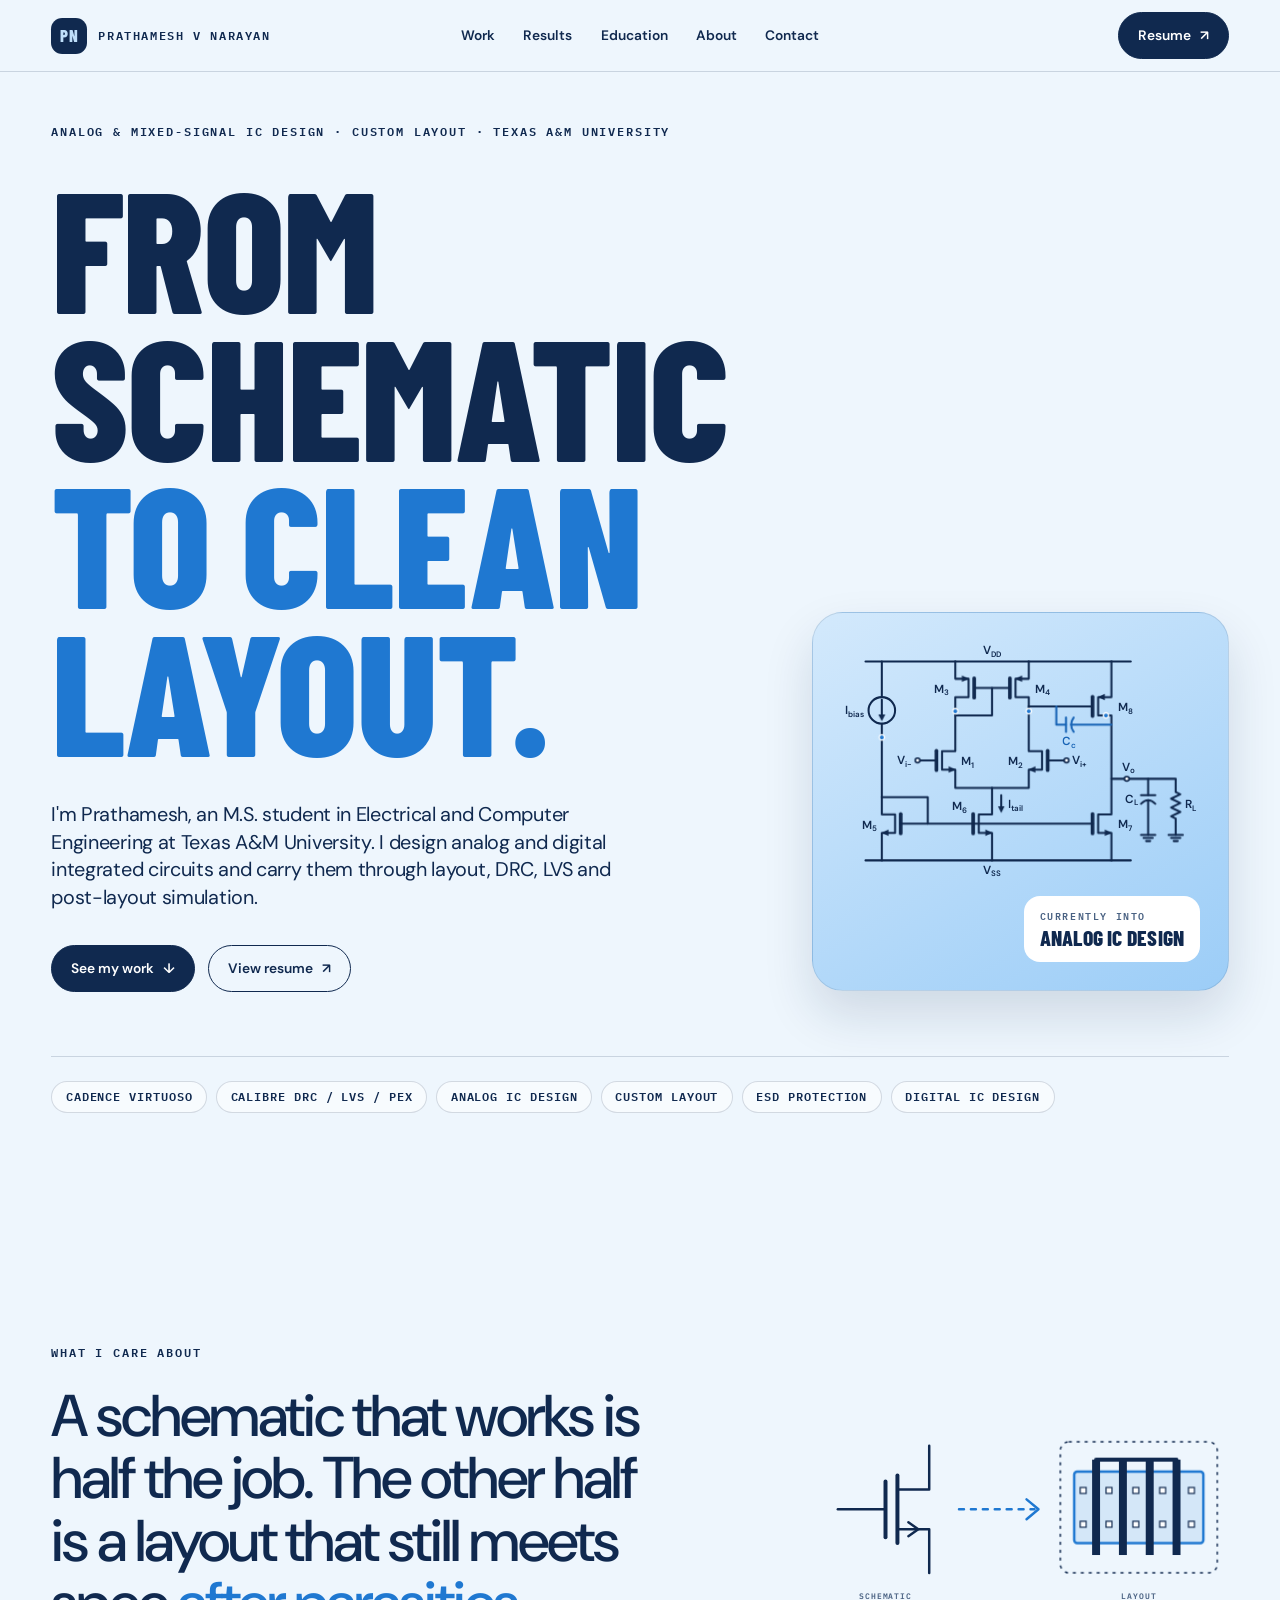
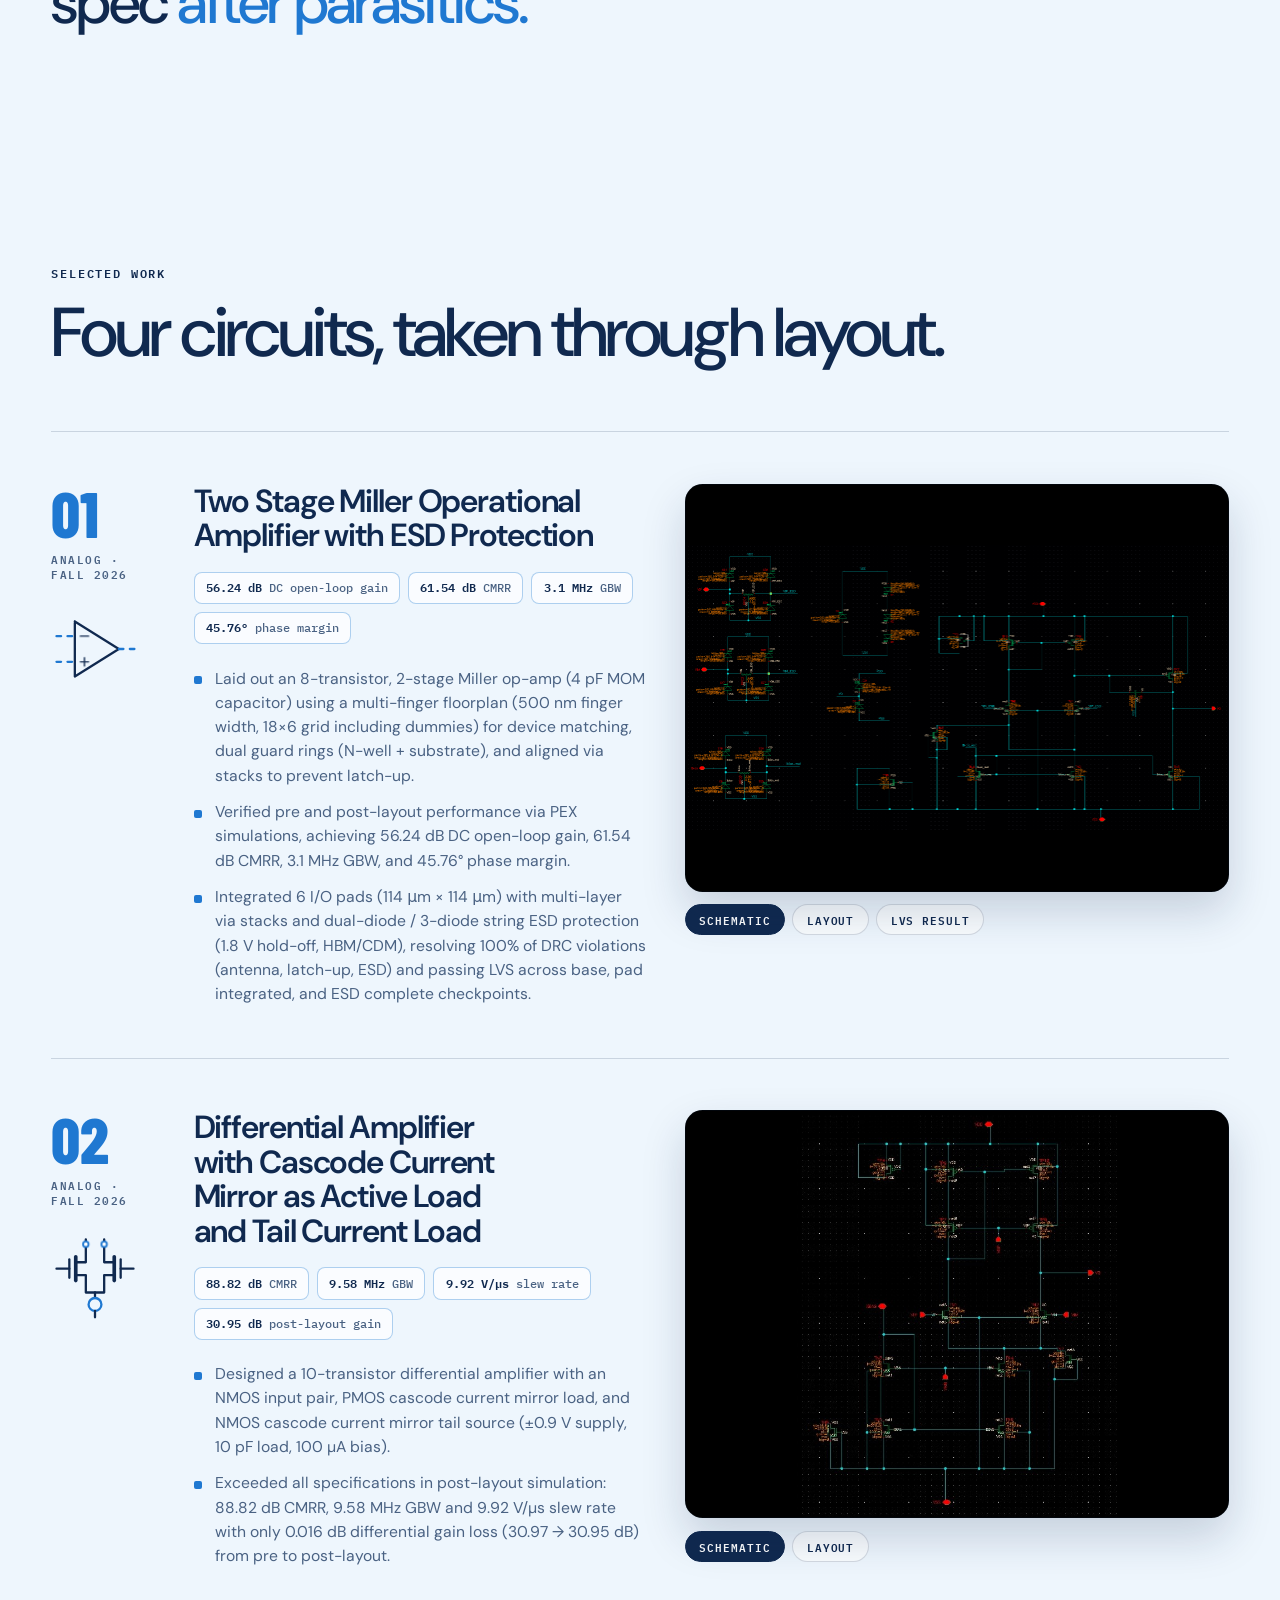
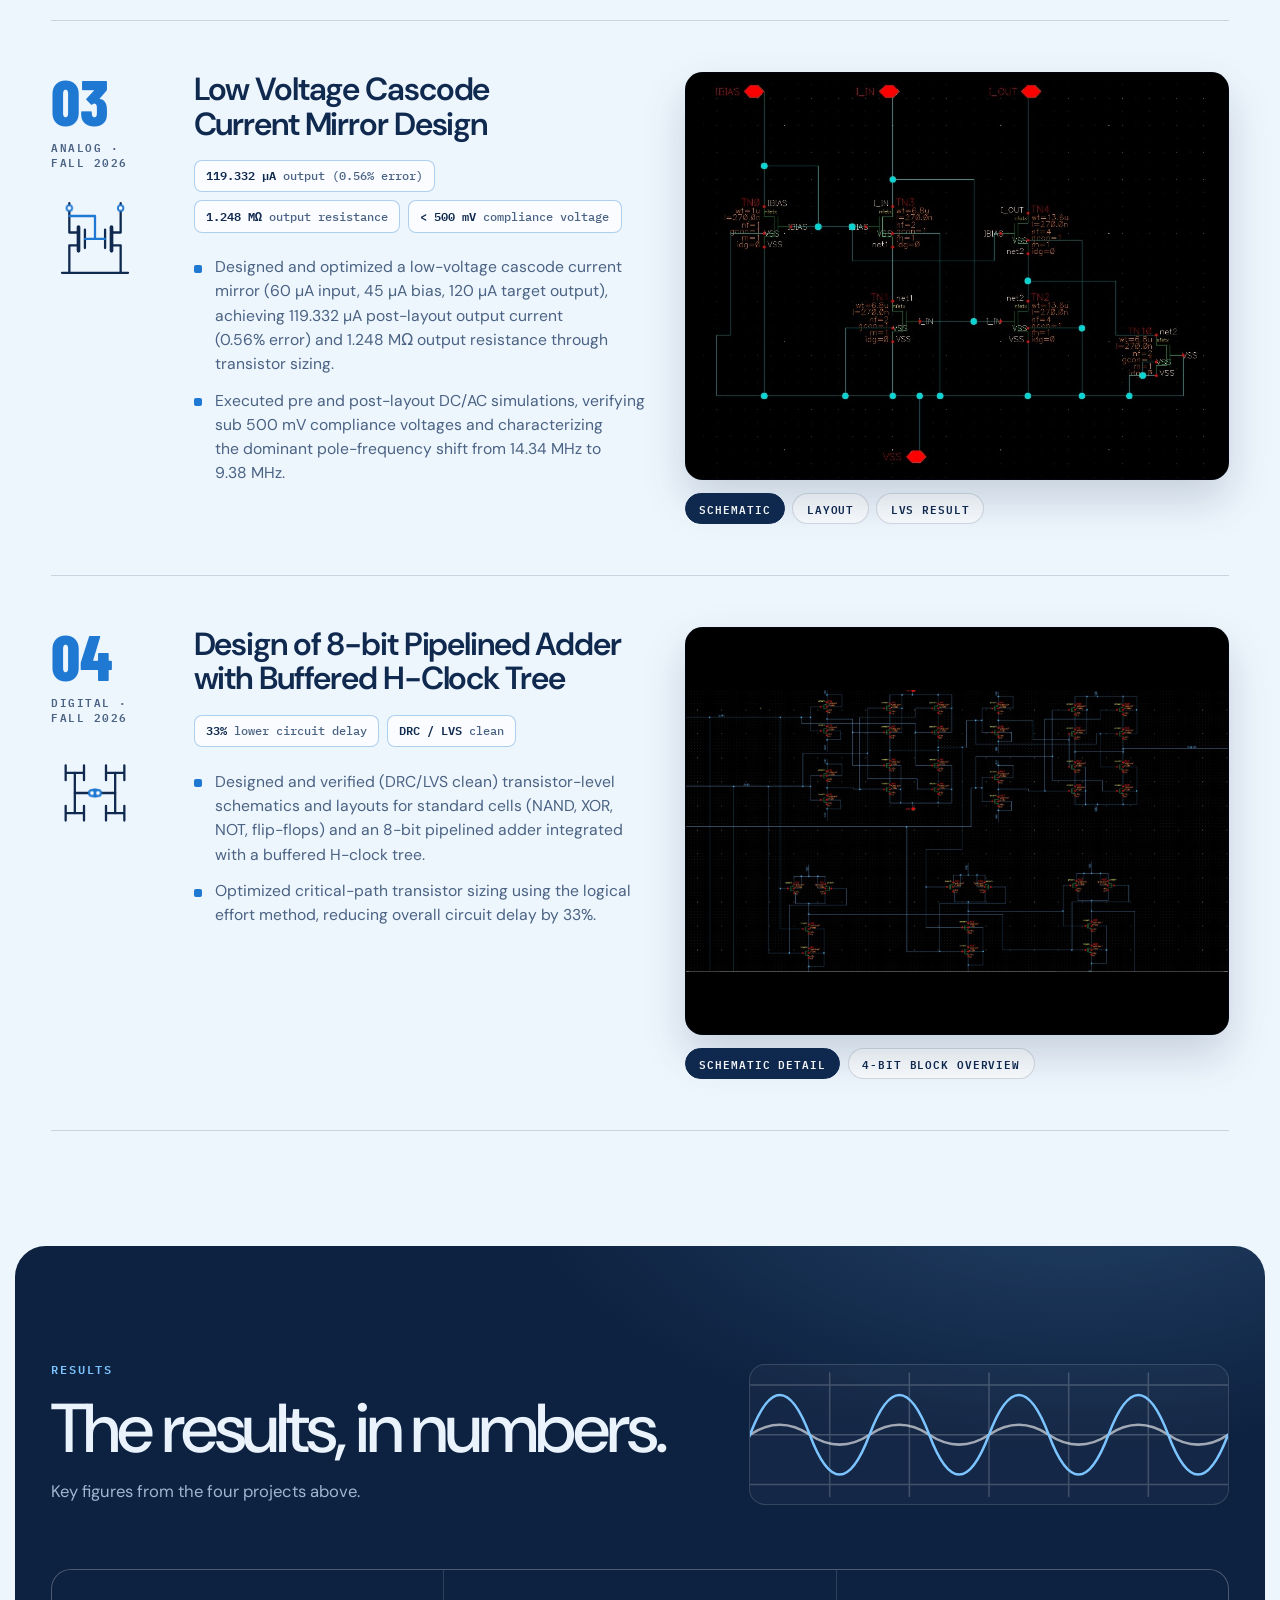
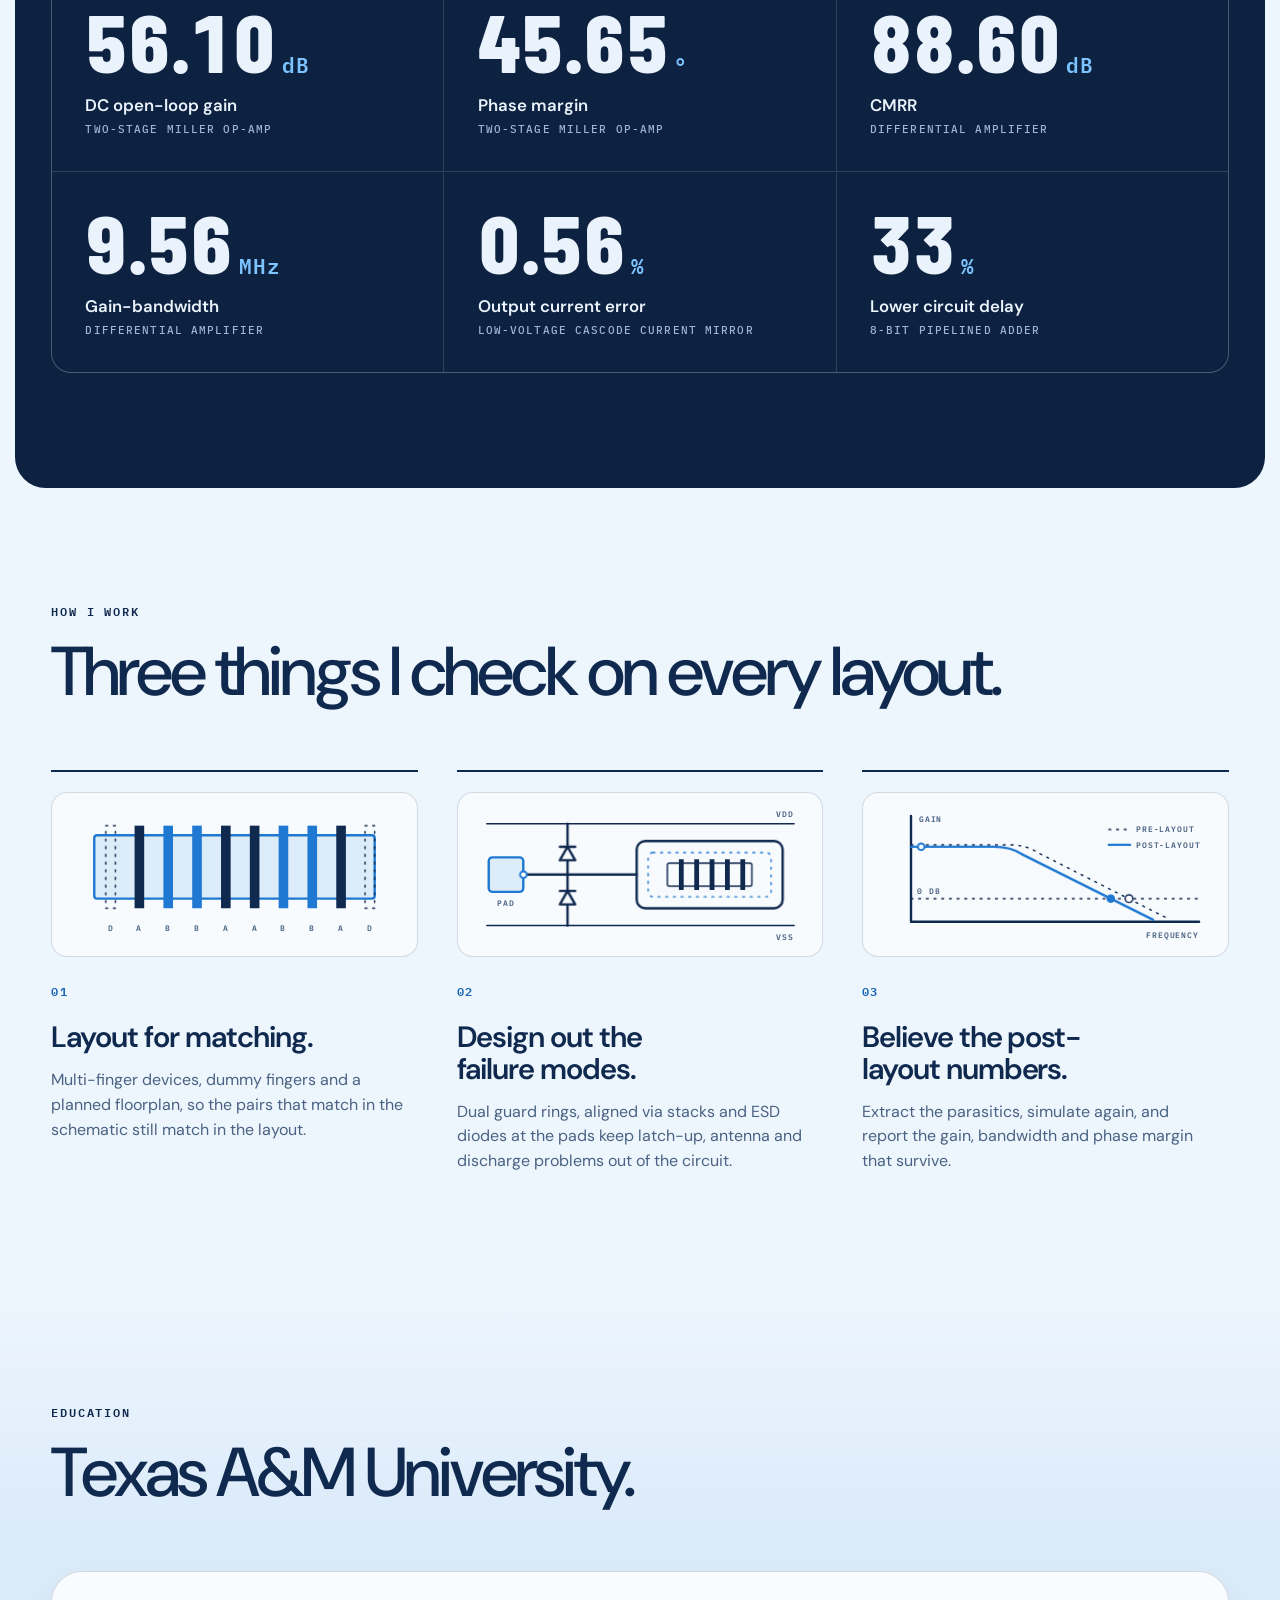
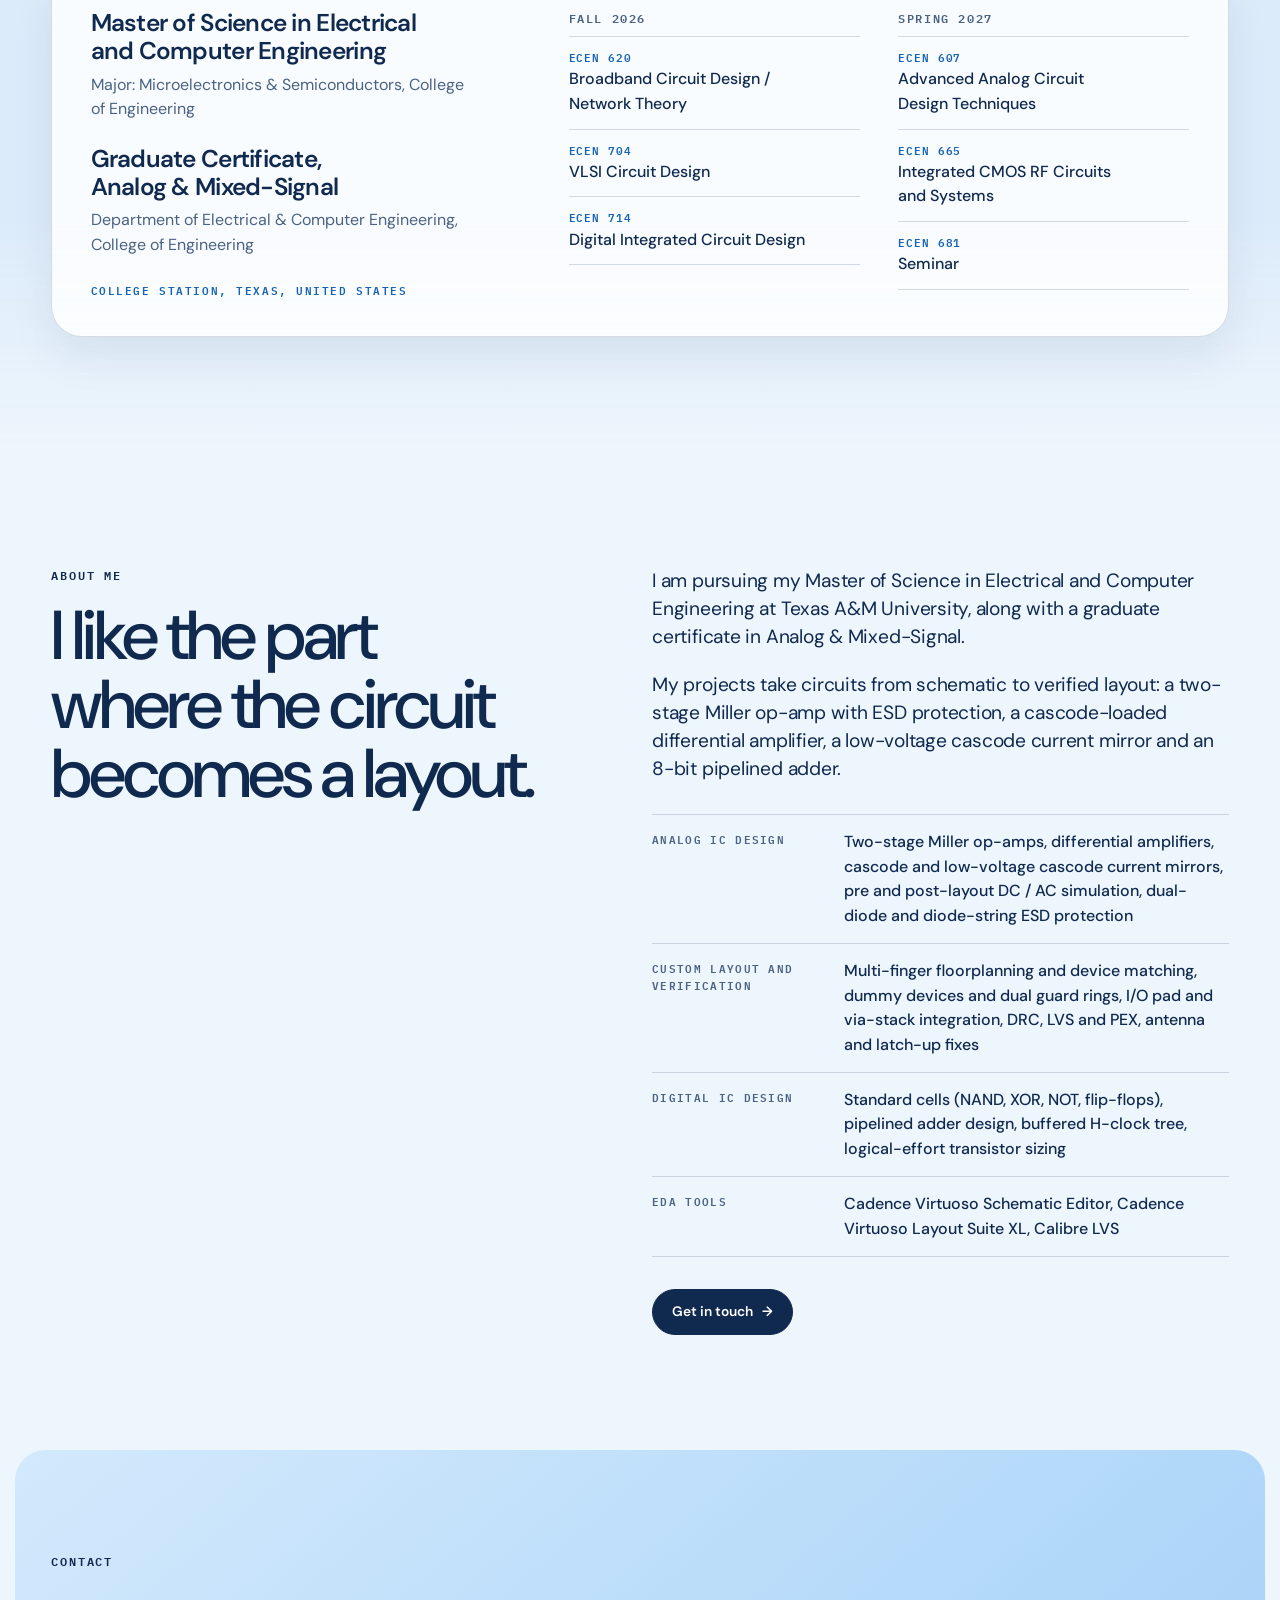
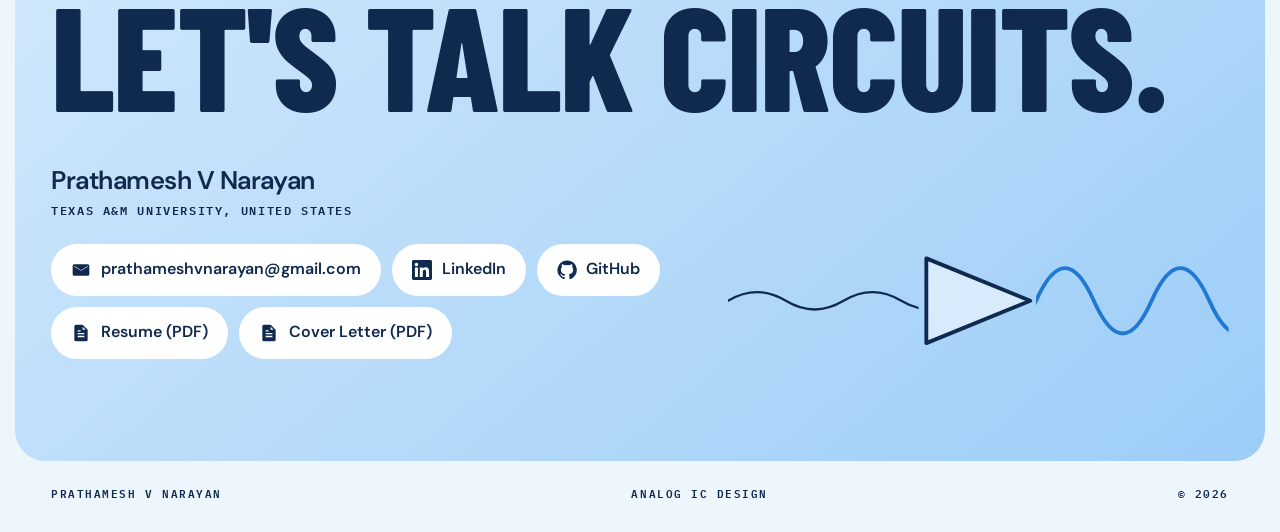
<file: index.html>
<!doctype html>
<html lang="en">
<head>
  <meta charset="utf-8">
  <meta name="viewport" content="width=device-width, initial-scale=1">
  <title>Prathamesh V Narayan | Analog IC Design</title>
  <meta name="description" content="Portfolio of Prathamesh V Narayan, M.S. student in Electrical and Computer Engineering at Texas A&amp;M University: analog and digital IC design projects from schematic to verified layout.">
  <meta name="theme-color" content="#eef6fd">
  <meta property="og:type" content="website">
  <meta property="og:title" content="Prathamesh V Narayan | Analog IC Design">
  <meta property="og:description" content="Analog and digital IC design projects: op-amps, current mirrors, differential amplifiers and a pipelined adder, from schematic to verified layout.">
  <meta property="og:url" content="https://aggu-1507.github.io/">
  <meta property="og:image" content="https://aggu-1507.github.io/opamp-layout.png">
  <link rel="icon" href="data:image/svg+xml,%3Csvg xmlns='http://www.w3.org/2000/svg' viewBox='0 0 64 64'%3E%3Crect width='64' height='64' rx='12' fill='%2310294f'/%3E%3Cpath d='M14 46V18h12a9 9 0 0 1 0 18H14M36 46V18l14 28V18' fill='none' stroke='%23bfdffa' stroke-width='5' stroke-linecap='round' stroke-linejoin='round'/%3E%3C/svg%3E">
  <link rel="preconnect" href="https://fonts.googleapis.com">
  <link rel="preconnect" href="https://fonts.gstatic.com" crossorigin>
  <link rel="stylesheet" href="https://fonts.googleapis.com/css2?family=Barlow+Condensed:wght@700;800&amp;family=DM+Sans:opsz,wght@9..40,400;9..40,500;9..40,600&amp;family=IBM+Plex+Mono:wght@500;600&amp;display=swap">
  <link rel="stylesheet" href="styles.css">
  <script>document.documentElement.classList.add('js');</script>
</head>
<body>
  <a class="skip-link" href="#main">Skip to content</a>

  <header class="site-header">
    <a class="brand" href="#top" aria-label="Prathamesh V Narayan, back to top">
      <span class="brand-mark" aria-hidden="true">PN</span>
      <span class="brand-name">Prathamesh V Narayan</span>
    </a>
    <nav class="site-nav" id="site-nav" aria-label="Primary">
      <a href="#work">Work</a>
      <a href="#results">Results</a>
      <a href="#education">Education</a>
      <a href="#about">About</a>
      <a href="#contact">Contact</a>
    </nav>
    <div class="header-actions">
      <a class="pill pill-dark" href="Prathamesh_V_Narayan_Resume.pdf" target="_blank" rel="noopener">Resume <span aria-hidden="true">&nearr;</span></a>
      <button class="menu-toggle" id="menu-toggle" type="button" aria-expanded="false" aria-controls="site-nav" aria-label="Menu">
        <span></span><span></span><span></span>
      </button>
    </div>
    <span class="progress" id="progress" aria-hidden="true"></span>
  </header>

  <main id="main">
    <section class="hero pad" id="top">
      <p class="eyebrow">Analog &amp; mixed-signal IC design &middot; Custom layout &middot; Texas A&amp;M University</p>
      <div class="hero-grid">
        <div class="hero-copy">
          <h1 class="display">
            <span class="line">From</span>
            <span class="line">schematic</span>
            <span class="line accent">to clean</span>
            <span class="line accent">layout.</span>
          </h1>
          <p class="lede">I'm Prathamesh, an M.S. student in Electrical and Computer Engineering at Texas A&amp;M University. I design analog and digital integrated circuits and carry them through layout, DRC, LVS and post-layout simulation.</p>
          <div class="hero-actions">
            <a class="pill pill-dark" href="#work">See my work <span aria-hidden="true">&darr;</span></a>
            <a class="pill pill-line" href="Prathamesh_V_Narayan_Resume.pdf" target="_blank" rel="noopener">View resume <span aria-hidden="true">&nearr;</span></a>
          </div>
        </div>

        <aside class="hero-card">
          <svg class="art opamp" viewBox="-14 0 352 234" role="img" aria-label="Schematic of a two-stage Miller operational amplifier" focusable="false">
            <g class="opamp-rails">
              <path class="k draw" pathLength="1" d="M10 20H270" style="--d: 0.5s"/>
              <path class="k draw" pathLength="1" d="M10 215H270" style="--d: 0.5s"/>
              <text class="sch-label fade" x="134" y="13" text-anchor="middle" style="--d: 1s">V<tspan class="sub" dy="2.6">DD</tspan></text>
              <text class="sch-label fade" x="134" y="228" text-anchor="middle" style="--d: 1s">V<tspan class="sub" dy="2.6">SS</tspan></text>
            </g>
            <g class="opamp-bias">
              <path class="k draw" pathLength="1" d="M26 20V55" style="--d: 0.9s"/>
              <path class="k draw" pathLength="1" d="M26 55A13 13 0 0 1 26 81A13 13 0 0 1 26 55" style="--d: 1s"/>
              <path class="k draw" pathLength="1" d="M26 57.5V73" style="--d: 1.3s"/>
              <path class="fk pop" d="M26 78.5L22.6 72H29.4Z" style="--d: 1.6s"/>
              <path class="k draw" pathLength="1" d="M26 81V170H39V188H26V215" style="--d: 1.3s"/>
              <path class="k thick draw" pathLength="1" d="M44.5 169.5V188.5" style="--d: 1.6s"/>
              <path class="fk pop" d="M26 188L32.5 184.8V191.2Z" style="--d: 1.9s"/>
              <path class="k draw" pathLength="1" d="M26 153H71V179" style="--d: 1.7s"/>
              <text class="sch-label fade" x="9" y="71.5" text-anchor="end" style="--d: 1.5s">I<tspan class="sub" dy="2.6">bias</tspan></text>
              <text class="sch-label fade" x="21" y="184" text-anchor="end" style="--d: 1.9s">M<tspan class="sub" dy="2.6">5</tspan></text>
            </g>
            <g class="opamp-first-stage">
              <path class="k draw" pathLength="1" d="M98 20V37H111V55H98V108H85V126H98V144H134" style="--d: 1.5s"/>
              <path class="k draw" pathLength="1" d="M170 20V37H157V55H170V108H183V126H170V144H134" style="--d: 1.5s"/>
              <path class="k thick draw" pathLength="1" d="M116.5 36.5V55.5" style="--d: 1.8s"/>
              <path class="k thick draw" pathLength="1" d="M151.5 36.5V55.5" style="--d: 1.8s"/>
              <path class="k draw" pathLength="1" d="M116.5 46H151.5" style="--d: 2s"/>
              <path class="k draw" pathLength="1" d="M98 73H134V46" style="--d: 2s"/>
              <path class="k thick draw" pathLength="1" d="M79.5 107.5V126.5" style="--d: 2s"/>
              <path class="k thick draw" pathLength="1" d="M188.5 107.5V126.5" style="--d: 2s"/>
              <path class="k draw" pathLength="1" d="M61 117H79.5" style="--d: 2.2s"/>
              <path class="k draw" pathLength="1" d="M207 117H188.5" style="--d: 2.2s"/>
              <path class="k draw" pathLength="1" d="M134 144V170H121V188H134V215" style="--d: 2.2s"/>
              <path class="k thick draw" pathLength="1" d="M115.5 169.5V188.5" style="--d: 2.4s"/>
              <path class="k draw" pathLength="1" d="M44.5 179H232.5" style="--d: 2.5s"/>
              <path class="k draw" pathLength="1" d="M143 151V163" style="--d: 2.6s"/>
              <path class="fk pop" d="M143 168.5L139.8 162H146.2Z" style="--d: 2.8s"/>
              <path class="fk pop" d="M111 37L104.5 33.8V40.2Z" style="--d: 2.1s"/>
              <path class="fk pop" d="M157 37L163.5 33.8V40.2Z" style="--d: 2.1s"/>
              <path class="fk pop" d="M98 126L91.5 122.8V129.2Z" style="--d: 2.3s"/>
              <path class="fk pop" d="M170 126L176.5 122.8V129.2Z" style="--d: 2.3s"/>
              <path class="fk pop" d="M134 188L127.5 184.8V191.2Z" style="--d: 2.7s"/>
              <circle class="mark pop" cx="61" cy="117" r="2.3" style="--d: 2.4s"/>
              <circle class="mark pop" cx="207" cy="117" r="2.3" style="--d: 2.4s"/>
              <text class="sch-label fade" x="92" y="50.5" text-anchor="end" style="--d: 2.1s">M<tspan class="sub" dy="2.6">3</tspan></text>
              <text class="sch-label fade" x="176" y="50.5" style="--d: 2.1s">M<tspan class="sub" dy="2.6">4</tspan></text>
              <text class="sch-label fade" x="104" y="121.5" style="--d: 2.3s">M<tspan class="sub" dy="2.6">1</tspan></text>
              <text class="sch-label fade" x="164" y="121.5" text-anchor="end" style="--d: 2.3s">M<tspan class="sub" dy="2.6">2</tspan></text>
              <text class="sch-label fade" x="56" y="121" text-anchor="end" style="--d: 2.5s">V<tspan class="sub" dy="2.6">i&minus;</tspan></text>
              <text class="sch-label fade" x="212" y="121" style="--d: 2.5s">V<tspan class="sub" dy="2.6">i+</tspan></text>
              <text class="sch-label fade" x="109" y="166" text-anchor="end" style="--d: 2.7s">M<tspan class="sub" dy="2.6">6</tspan></text>
              <text class="sch-label fade" x="150" y="164" style="--d: 2.8s">I<tspan class="sub" dy="2.6">tail</tspan></text>
            </g>
            <g class="opamp-second-stage">
              <path class="k draw" pathLength="1" d="M170 64H232.5" style="--d: 2.7s"/>
              <path class="k thick draw" pathLength="1" d="M232.5 54.5V73.5" style="--d: 2.9s"/>
              <path class="k thick draw" pathLength="1" d="M232.5 169.5V188.5" style="--d: 2.9s"/>
              <path class="k draw" pathLength="1" d="M251 20V55H238V73H251V170H238V188H251V215" style="--d: 2.9s"/>
              <path class="a draw" pathLength="1" d="M197 64V82H206.5" style="--d: 3.1s"/>
              <path class="a draw" pathLength="1" d="M206.5 75V89" style="--d: 3.3s"/>
              <path class="a draw" pathLength="1" d="M214 75Q209 82 214 89" style="--d: 3.3s"/>
              <path class="a draw" pathLength="1" d="M211.5 82H251" style="--d: 3.4s"/>
              <path class="k draw" pathLength="1" d="M251 135H314V148L318.5 150.2L309.5 154.5L318.5 158.8L309.5 163.2L318.5 167.5L309.5 171.8L314 174V190" style="--d: 3.3s"/>
              <path class="k draw" pathLength="1" d="M287 135V151" style="--d: 3.5s"/>
              <path class="k draw" pathLength="1" d="M280 151H294" style="--d: 3.6s"/>
              <path class="k draw" pathLength="1" d="M280 159.5Q287 152.5 294 159.5" style="--d: 3.6s"/>
              <path class="k draw" pathLength="1" d="M287 156V190" style="--d: 3.7s"/>
              <path class="k draw" pathLength="1" d="M280 190H294M282.5 193H291.5M285 196H289" style="--d: 3.9s"/>
              <path class="k draw" pathLength="1" d="M307 190H321M309.5 193H318.5M312 196H316" style="--d: 3.9s"/>
              <path class="fk pop" d="M238 55L244.5 51.8V58.2Z" style="--d: 3.3s"/>
              <path class="fk pop" d="M251 188L244.5 184.8V191.2Z" style="--d: 3.5s"/>
              <circle class="mark pop" cx="266" cy="135" r="2.3" style="--d: 3.6s"/>
              <text class="sch-label fade" x="257" y="68.5" style="--d: 3.3s">M<tspan class="sub" dy="2.6">8</tspan></text>
              <text class="sch-label fade" x="257" y="183.5" style="--d: 3.5s">M<tspan class="sub" dy="2.6">7</tspan></text>
              <text class="sch-label accent fade" x="203" y="102" style="--d: 3.5s">C<tspan class="sub" dy="2.6">c</tspan></text>
              <text class="sch-label fade" x="261" y="127" style="--d: 3.7s">V<tspan class="sub" dy="2.6">o</tspan></text>
              <text class="sch-label fade" x="277" y="158.5" text-anchor="end" style="--d: 3.8s">C<tspan class="sub" dy="2.6">L</tspan></text>
              <text class="sch-label fade" x="323" y="164" style="--d: 3.8s">R<tspan class="sub" dy="2.6">L</tspan></text>
            </g>
            <g class="runner">
              <circle class="dot" r="2.6">
                <animateMotion dur="4.6s" repeatCount="indefinite" path="M26 20V170H39V188H26V215"/>
                <animate attributeName="opacity" dur="4.6s" repeatCount="indefinite" values="0;1;1;0" keyTimes="0;0.06;0.92;1"/>
              </circle>
              <circle class="dot" r="2.6">
                <animateMotion dur="6.4s" repeatCount="indefinite" path="M98 20V37H111V55H98V108H85V126H98V144H134V170H121V188H134V215"/>
                <animate attributeName="opacity" dur="6.4s" repeatCount="indefinite" values="0;1;1;0" keyTimes="0;0.06;0.92;1"/>
              </circle>
              <circle class="dot" r="2.6">
                <animateMotion dur="6.4s" repeatCount="indefinite" path="M170 20V37H157V55H170V108H183V126H170V144H134V170H121V188H134V215"/>
                <animate attributeName="opacity" dur="6.4s" repeatCount="indefinite" values="0;1;1;0" keyTimes="0;0.06;0.92;1"/>
              </circle>
              <circle class="dot" r="2.6">
                <animateMotion dur="5.2s" repeatCount="indefinite" path="M251 20V55H238V73H251V170H238V188H251V215"/>
                <animate attributeName="opacity" dur="5.2s" repeatCount="indefinite" values="0;1;1;0" keyTimes="0;0.06;0.92;1"/>
              </circle>
            </g>
          </svg>
          <p class="hero-tag">
            <span class="hero-tag-label">Currently into</span>
            <span class="hero-tag-value">Analog IC design</span>
          </p>
        </aside>
      </div>
      <ul class="strip" aria-label="Core skills">
        <li>Cadence Virtuoso</li>
        <li>Calibre DRC / LVS / PEX</li>
        <li>Analog IC design</li>
        <li>Custom layout</li>
        <li>ESD protection</li>
        <li>Digital IC design</li>
      </ul>
    </section>

    <section class="statement pad" aria-label="What I care about">
      <p class="eyebrow">What I care about</p>
      <div class="statement-grid">
        <p class="statement-text reveal">A schematic that works is half the job. The other half is a layout that still meets spec <em>after parasitics.</em></p>
        <svg class="art statement-art" viewBox="0 0 420 200" aria-hidden="true" focusable="false">
          <path class="k draw" pathLength="1" d="M26 100H74"/>
          <path class="k thick draw" pathLength="1" d="M74 72V128" style="--d: 0.15s"/>
          <path class="k thick draw" pathLength="1" d="M86 66V134" style="--d: 0.3s"/>
          <path class="k draw" pathLength="1" d="M86 80H118V36" style="--d: 0.45s"/>
          <path class="k draw" pathLength="1" d="M86 120H118V164" style="--d: 0.6s"/>
          <path class="k draw" pathLength="1" d="M97 113l10 7-10 7" style="--d: 0.9s"/>
          <text class="art-label fade" x="74" y="190" text-anchor="middle" style="--d: 1s">Schematic</text>
          <path class="a flow" d="M148 100H224"/>
          <path class="a draw" pathLength="1" d="M216 90l12 10-12 10" style="--d: 1s"/>
          <rect class="k thin dash fade" x="250" y="32" width="158" height="132" rx="9" style="--d: 1.2s"/>
          <rect class="a soft draw" pathLength="1" x="264" y="62" width="130" height="72" rx="3" style="--d: 1.4s"/>
          <rect class="fk grow" x="282" y="50" width="8" height="96" style="--d: 1.8s"/>
          <rect class="fk grow" x="309" y="50" width="8" height="96" style="--d: 1.9s"/>
          <rect class="fk grow" x="336" y="50" width="8" height="96" style="--d: 2s"/>
          <rect class="fk grow" x="363" y="50" width="8" height="96" style="--d: 2.1s"/>
          <path class="k thick draw" pathLength="1" d="M286 50H367" style="--d: 2.3s"/>
          <g class="contacts">
            <rect class="pop" x="270" y="78" width="6" height="6" style="--d: 2.5s"/>
            <rect class="pop" x="296" y="78" width="6" height="6" style="--d: 2.54s"/>
            <rect class="pop" x="323" y="78" width="6" height="6" style="--d: 2.58s"/>
            <rect class="pop" x="350" y="78" width="6" height="6" style="--d: 2.62s"/>
            <rect class="pop" x="379" y="78" width="6" height="6" style="--d: 2.66s"/>
            <rect class="pop" x="270" y="112" width="6" height="6" style="--d: 2.7s"/>
            <rect class="pop" x="296" y="112" width="6" height="6" style="--d: 2.74s"/>
            <rect class="pop" x="323" y="112" width="6" height="6" style="--d: 2.78s"/>
            <rect class="pop" x="350" y="112" width="6" height="6" style="--d: 2.82s"/>
            <rect class="pop" x="379" y="112" width="6" height="6" style="--d: 2.86s"/>
          </g>
          <text class="art-label fade" x="329" y="190" text-anchor="middle" style="--d: 2.6s">Layout</text>
        </svg>
      </div>
    </section>

    <section class="work pad" id="work" aria-labelledby="work-title">
      <div class="section-head">
        <p class="eyebrow">Selected work</p>
        <h2 class="section-title" id="work-title">Four circuits, taken through layout.</h2>
      </div>

      <article class="project reveal">
        <div class="project-meta">
          <span class="project-num">01</span>
          <span class="project-kind">Analog &middot; Fall 2026</span>
          <svg class="art glyph" viewBox="0 0 96 96" aria-hidden="true" focusable="false">
            <path class="k draw" pathLength="1" d="M26 18V78L74 48Z"/>
            <path class="k thin fade" d="M32 34h9M32 62h9M36.5 57.5v9" style="--d: 0.9s"/>
            <path class="a flow" d="M6 34H26"/>
            <path class="a flow" d="M6 62H26"/>
            <path class="a flow" d="M74 48H92"/>
          </svg>
        </div>
        <div class="project-body">
          <h3>Two Stage Miller Operational Amplifier with ESD Protection</h3>
          <ul class="metrics" aria-label="Key results">
            <li><strong>56.24 dB</strong> DC open-loop gain</li>
            <li><strong>61.54 dB</strong> CMRR</li>
            <li><strong>3.1 MHz</strong> GBW</li>
            <li><strong>45.76°</strong> phase margin</li>
          </ul>
          <ul class="points">
            <li>Laid out an 8-transistor, 2-stage Miller op-amp (4 pF MOM capacitor) using a multi-finger floorplan (500 nm finger width, 18×6 grid including dummies) for device matching, dual guard rings (N-well + substrate), and aligned via stacks to prevent latch-up.</li>
            <li>Verified pre and post-layout performance via PEX simulations, achieving 56.24 dB DC open-loop gain, 61.54 dB CMRR, 3.1 MHz GBW, and 45.76° phase margin.</li>
            <li>Integrated 6 I/O pads (114 μm × 114 μm) with multi-layer via stacks and dual-diode / 3-diode string ESD protection (1.8 V hold-off, HBM/CDM), resolving 100% of DRC violations (antenna, latch-up, ESD) and passing LVS across base, pad integrated, and ESD complete checkpoints.</li>
          </ul>
        </div>
        <div class="viewer" data-viewer>
          <div class="viewer-stage">
            <a class="slide zoom is-active" href="opamp-schematic.png" data-caption="Two-stage Miller op-amp: schematic with ESD protection">
              <img src="opamp-schematic.png" width="2170" height="1140" alt="Schematic of the two-stage Miller op-amp with ESD diode networks on the input, bias and output pins">
            </a>
            <a class="slide zoom" href="opamp-layout.png" data-caption="Two-stage Miller op-amp: layout with I/O pads and ESD">
              <img src="opamp-layout.png" width="1364" height="1091" loading="lazy" alt="Layout of the two-stage Miller op-amp with six I/O pads and ESD devices">
            </a>
            <a class="slide slide-light zoom" href="opamp-lvs.png" data-caption="Two-stage Miller op-amp: Calibre LVS result">
              <img src="opamp-lvs.png" width="874" height="349" loading="lazy" alt="Calibre LVS report showing the overall comparison result CORRECT for the cell 2StageOpAmp">
            </a>
          </div>
          <div class="viewer-tabs" role="group" aria-label="Figures for the two-stage Miller op-amp">
            <button type="button" class="viewer-tab is-active" aria-pressed="true">Schematic</button>
            <button type="button" class="viewer-tab" aria-pressed="false">Layout</button>
            <button type="button" class="viewer-tab" aria-pressed="false">LVS result</button>
          </div>
        </div>
      </article>

      <article class="project reveal">
        <div class="project-meta">
          <span class="project-num">02</span>
          <span class="project-kind">Analog &middot; Fall 2026</span>
          <svg class="art glyph" viewBox="0 0 96 96" aria-hidden="true" focusable="false">
            <path class="k draw" pathLength="1" d="M6 40H20"/>
            <path class="k draw" pathLength="1" d="M90 40H76"/>
            <path class="k draw" pathLength="1" d="M20 30V50" style="--d: 0.1s"/>
            <path class="k draw" pathLength="1" d="M76 30V50" style="--d: 0.1s"/>
            <path class="k thick draw" pathLength="1" d="M27 27V53" style="--d: 0.2s"/>
            <path class="k thick draw" pathLength="1" d="M69 27V53" style="--d: 0.2s"/>
            <path class="k draw" pathLength="1" d="M27 33H38V8" style="--d: 0.3s"/>
            <path class="k draw" pathLength="1" d="M69 33H58V8" style="--d: 0.3s"/>
            <path class="k draw" pathLength="1" d="M27 47H38V66H58V47H69" style="--d: 0.45s"/>
            <path class="k draw" pathLength="1" d="M48 66V72" style="--d: 0.7s"/>
            <circle class="a draw" pathLength="1" cx="48" cy="79" r="7" style="--d: 0.8s"/>
            <path class="k draw" pathLength="1" d="M48 86V93" style="--d: 0.9s"/>
            <circle class="dot runner" r="3"><animateMotion dur="2.4s" repeatCount="indefinite" path="M38 8V33H27V47H38V66H48V72"/></circle>
            <circle class="dot runner" r="3"><animateMotion dur="2.4s" repeatCount="indefinite" path="M58 8V33H69V47H58V66H48V72"/></circle>
          </svg>
        </div>
        <div class="project-body">
          <h3>Differential Amplifier with Cascode Current Mirror as Active Load and Tail Current Load</h3>
          <ul class="metrics" aria-label="Key results">
            <li><strong>88.82 dB</strong> CMRR</li>
            <li><strong>9.58 MHz</strong> GBW</li>
            <li><strong>9.92 V/µs</strong> slew rate</li>
            <li><strong>30.95 dB</strong> post-layout gain</li>
          </ul>
          <ul class="points">
            <li>Designed a 10-transistor differential amplifier with an NMOS input pair, PMOS cascode current mirror load, and NMOS cascode current mirror tail source (±0.9 V supply, 10 pF load, 100 µA bias).</li>
            <li>Exceeded all specifications in post-layout simulation: 88.82 dB CMRR, 9.58 MHz GBW and 9.92 V/µs slew rate with only 0.016 dB differential gain loss (30.97 → 30.95 dB) from pre to post-layout.</li>
          </ul>
        </div>
        <div class="viewer" data-viewer>
          <div class="viewer-stage">
            <a class="slide zoom is-active" href="diffamp-schematic.jpg" data-caption="Differential amplifier with cascode current mirrors: schematic">
              <img src="diffamp-schematic.jpg" width="575" height="730" loading="lazy" alt="Schematic of the differential amplifier with a PMOS cascode current mirror load and an NMOS cascode tail source">
            </a>
            <a class="slide zoom" href="diffamp-layout.jpg" data-caption="Differential amplifier with cascode current mirrors: layout">
              <img src="diffamp-layout.jpg" width="403" height="682" loading="lazy" alt="Layout of the differential amplifier, with ringed PMOS and NMOS device groups joined by metal routing">
            </a>
          </div>
          <div class="viewer-tabs" role="group" aria-label="Figures for the differential amplifier">
            <button type="button" class="viewer-tab is-active" aria-pressed="true">Schematic</button>
            <button type="button" class="viewer-tab" aria-pressed="false">Layout</button>
          </div>
        </div>
      </article>

      <article class="project reveal">
        <div class="project-meta">
          <span class="project-num">03</span>
          <span class="project-kind">Analog &middot; Fall 2026</span>
          <svg class="art glyph" viewBox="0 0 96 96" aria-hidden="true" focusable="false">
            <path class="k thick draw" pathLength="1" d="M30 36V62"/>
            <path class="k thick draw" pathLength="1" d="M66 36V62"/>
            <path class="k draw" pathLength="1" d="M37 39V59" style="--d: 0.1s"/>
            <path class="k draw" pathLength="1" d="M59 39V59" style="--d: 0.1s"/>
            <path class="k draw" pathLength="1" d="M30 42H20V10" style="--d: 0.2s"/>
            <path class="k draw" pathLength="1" d="M66 42H76V10" style="--d: 0.2s"/>
            <path class="k draw" pathLength="1" d="M30 56H20V86" style="--d: 0.3s"/>
            <path class="k draw" pathLength="1" d="M66 56H76V86" style="--d: 0.3s"/>
            <path class="a draw" pathLength="1" d="M20 24H48V49" style="--d: 0.5s"/>
            <path class="a draw" pathLength="1" d="M37 49H59" style="--d: 0.7s"/>
            <path class="k draw" pathLength="1" d="M12 86H84" style="--d: 0.8s"/>
            <circle class="dot runner" r="3"><animateMotion dur="2.4s" repeatCount="indefinite" path="M20 10V42H30V56H20V86"/></circle>
            <circle class="dot runner" r="3"><animateMotion dur="2.4s" repeatCount="indefinite" path="M76 10V42H66V56H76V86"/></circle>
          </svg>
        </div>
        <div class="project-body">
          <h3>Low Voltage Cascode Current Mirror Design</h3>
          <ul class="metrics" aria-label="Key results">
            <li><strong>119.332 µA</strong> output (0.56% error)</li>
            <li><strong>1.248 MΩ</strong> output resistance</li>
            <li><strong>&lt; 500 mV</strong> compliance voltage</li>
          </ul>
          <ul class="points">
            <li>Designed and optimized a low-voltage cascode current mirror (60 µA input, 45 µA bias, 120 µA target output), achieving 119.332 µA post-layout output current (0.56% error) and 1.248 MΩ output resistance through transistor sizing.</li>
            <li>Executed pre and post-layout DC/AC simulations, verifying sub 500 mV compliance voltages and characterizing the dominant pole-frequency shift from 14.34 MHz to 9.38 MHz.</li>
          </ul>
        </div>
        <div class="viewer" data-viewer>
          <div class="viewer-stage">
            <a class="slide zoom is-active" href="lvcm-schematic.jpg" data-caption="Low-voltage cascode current mirror: schematic">
              <img src="lvcm-schematic.jpg" width="910" height="727" loading="lazy" alt="Schematic of the low-voltage cascode current mirror with IBIAS, I_IN and I_OUT pins">
            </a>
            <a class="slide zoom" href="lvcm-layout.jpg" data-caption="Low-voltage cascode current mirror: layout">
              <img src="lvcm-layout.jpg" width="680" height="677" loading="lazy" alt="Layout of the low-voltage cascode current mirror inside a guard ring, with I_IN, I_OUT, I_BIAS and VSS labels">
            </a>
            <a class="slide slide-light zoom" href="lvcm-lvs.jpg" data-caption="Low-voltage cascode current mirror: LVS result">
              <img src="lvcm-lvs.jpg" width="857" height="227" loading="lazy" alt="LVS report banner showing the result CORRECT">
            </a>
          </div>
          <div class="viewer-tabs" role="group" aria-label="Figures for the low-voltage cascode current mirror">
            <button type="button" class="viewer-tab is-active" aria-pressed="true">Schematic</button>
            <button type="button" class="viewer-tab" aria-pressed="false">Layout</button>
            <button type="button" class="viewer-tab" aria-pressed="false">LVS result</button>
          </div>
        </div>
      </article>

      <article class="project reveal">
        <div class="project-meta">
          <span class="project-num">04</span>
          <span class="project-kind">Digital &middot; Fall 2026</span>
          <svg class="art glyph" viewBox="0 0 96 96" aria-hidden="true" focusable="false">
            <path class="k draw" pathLength="1" d="M26 48H70"/>
            <path class="k draw" pathLength="1" d="M26 26V70" style="--d: 0.25s"/>
            <path class="k draw" pathLength="1" d="M70 26V70" style="--d: 0.25s"/>
            <path class="k draw" pathLength="1" d="M16 26H36M16 18V34M36 18V34" style="--d: 0.55s"/>
            <path class="k draw" pathLength="1" d="M16 70H36M16 62V78M36 62V78" style="--d: 0.55s"/>
            <path class="k draw" pathLength="1" d="M60 26H80M60 18V34M80 18V34" style="--d: 0.55s"/>
            <path class="k draw" pathLength="1" d="M60 70H80M60 62V78M80 62V78" style="--d: 0.55s"/>
            <circle class="fa pop" cx="48" cy="48" r="5" style="--d: 0.9s"/>
            <circle class="dot runner" r="3"><animateMotion dur="2.2s" repeatCount="indefinite" path="M48 48H26V26H16V18"/></circle>
            <circle class="dot runner" r="3"><animateMotion dur="2.2s" repeatCount="indefinite" path="M48 48H26V70H16V78"/></circle>
            <circle class="dot runner" r="3"><animateMotion dur="2.2s" repeatCount="indefinite" path="M48 48H70V26H80V18"/></circle>
            <circle class="dot runner" r="3"><animateMotion dur="2.2s" repeatCount="indefinite" path="M48 48H70V70H80V78"/></circle>
          </svg>
        </div>
        <div class="project-body">
          <h3>Design of 8-bit Pipelined Adder with Buffered H-Clock Tree</h3>
          <ul class="metrics" aria-label="Key results">
            <li><strong>33%</strong> lower circuit delay</li>
            <li><strong>DRC / LVS</strong> clean</li>
          </ul>
          <ul class="points">
            <li>Designed and verified (DRC/LVS clean) transistor-level schematics and layouts for standard cells (NAND, XOR, NOT, flip-flops) and an 8-bit pipelined adder integrated with a buffered H-clock tree.</li>
            <li>Optimized critical-path transistor sizing using the logical effort method, reducing overall circuit delay by 33%.</li>
          </ul>
        </div>
        <div class="viewer" data-viewer>
          <div class="viewer-stage">
            <a class="slide zoom is-active" href="adder-detail.jpg" data-caption="4-bit adder block: transistor-level schematic, detail">
              <img src="adder-detail.jpg" width="1470" height="766" loading="lazy" alt="Close-up of the transistor-level schematic of the 4-bit adder block">
            </a>
            <a class="slide zoom" href="adder-schematic.jpg" data-caption="4-bit adder block: transistor-level schematic, overview">
              <img src="adder-schematic.jpg" width="410" height="735" loading="lazy" alt="Overview of the transistor-level schematic of a 4-bit adder block">
            </a>
          </div>
          <div class="viewer-tabs" role="group" aria-label="Figures for the pipelined adder">
            <button type="button" class="viewer-tab is-active" aria-pressed="true">Schematic detail</button>
            <button type="button" class="viewer-tab" aria-pressed="false">4-bit block overview</button>
          </div>
        </div>
      </article>
    </section>

    <section class="results" id="results" aria-labelledby="results-title">
      <div class="results-inner pad">
        <div class="results-head">
          <div class="section-head">
            <p class="eyebrow">Results</p>
            <h2 class="section-title" id="results-title">The results, in numbers.</h2>
            <p class="results-lede">Key figures from the four projects above.</p>
          </div>
          <svg class="art scope" viewBox="0 0 480 140" aria-hidden="true" focusable="false">
            <path class="k thin fade" d="M0 20H480M0 70H480M0 120H480M80 8V132M160 8V132M240 8V132M320 8V132M400 8V132"/>
            <g class="wave-move"><path class="k in-wave" d="M-120 70C-100 56.7-80 56.7-60 70S-20 83.3 0 70S40 56.7 60 70S100 83.3 120 70S160 56.7 180 70S220 83.3 240 70S280 56.7 300 70S340 83.3 360 70S400 56.7 420 70S460 83.3 480 70"/></g>
            <g class="wave-move"><path class="a" d="M-120 70C-100 16.7-80 16.7-60 70S-20 123.3 0 70S40 16.7 60 70S100 123.3 120 70S160 16.7 180 70S220 123.3 240 70S280 16.7 300 70S340 123.3 360 70S400 16.7 420 70S460 123.3 480 70"/></g>
          </svg>
        </div>
        <ul class="stats reveal">
          <li class="stat">
            <p class="stat-value"><span data-count="56.24">56.24</span><span class="stat-unit">dB</span></p>
            <p class="stat-label">DC open-loop gain</p>
            <p class="stat-source">Two-stage Miller op-amp</p>
          </li>
          <li class="stat">
            <p class="stat-value"><span data-count="45.76">45.76</span><span class="stat-unit">°</span></p>
            <p class="stat-label">Phase margin</p>
            <p class="stat-source">Two-stage Miller op-amp</p>
          </li>
          <li class="stat">
            <p class="stat-value"><span data-count="88.82">88.82</span><span class="stat-unit">dB</span></p>
            <p class="stat-label">CMRR</p>
            <p class="stat-source">Differential amplifier</p>
          </li>
          <li class="stat">
            <p class="stat-value"><span data-count="9.58">9.58</span><span class="stat-unit">MHz</span></p>
            <p class="stat-label">Gain-bandwidth</p>
            <p class="stat-source">Differential amplifier</p>
          </li>
          <li class="stat">
            <p class="stat-value"><span data-count="0.56">0.56</span><span class="stat-unit">%</span></p>
            <p class="stat-label">Output current error</p>
            <p class="stat-source">Low-voltage cascode current mirror</p>
          </li>
          <li class="stat">
            <p class="stat-value"><span data-count="33">33</span><span class="stat-unit">%</span></p>
            <p class="stat-label">Lower circuit delay</p>
            <p class="stat-source">8-bit pipelined adder</p>
          </li>
        </ul>
      </div>
    </section>

    <section class="approach pad" id="approach" aria-labelledby="approach-title">
      <div class="section-head">
        <p class="eyebrow">How I work</p>
        <h2 class="section-title" id="approach-title">Three things I check on every layout.</h2>
      </div>
      <ol class="rules">
        <li class="rule reveal" style="--i: 0">
          <svg class="art rule-art" viewBox="0 0 360 150" aria-hidden="true" focusable="false">
            <rect class="a soft draw" pathLength="1" x="34" y="34" width="292" height="66" rx="3"/>
            <rect class="k thin dash fade" x="46" y="24" width="10" height="86" style="--d: 0.5s"/>
            <rect class="fk grow grp-a" x="76" y="24" width="10" height="86" style="--d: 0.6s"/>
            <rect class="fa grow grp-b" x="106" y="24" width="10" height="86" style="--d: 0.68s"/>
            <rect class="fa grow grp-b" x="136" y="24" width="10" height="86" style="--d: 0.76s"/>
            <rect class="fk grow grp-a" x="166" y="24" width="10" height="86" style="--d: 0.84s"/>
            <rect class="fk grow grp-a" x="196" y="24" width="10" height="86" style="--d: 0.92s"/>
            <rect class="fa grow grp-b" x="226" y="24" width="10" height="86" style="--d: 1s"/>
            <rect class="fa grow grp-b" x="256" y="24" width="10" height="86" style="--d: 1.08s"/>
            <rect class="fk grow grp-a" x="286" y="24" width="10" height="86" style="--d: 1.16s"/>
            <rect class="k thin dash fade" x="316" y="24" width="10" height="86" style="--d: 1.25s"/>
            <text class="art-label fade" y="134" text-anchor="middle" style="--d: 1.4s"><tspan x="51">D</tspan><tspan x="81">A</tspan><tspan x="111">B</tspan><tspan x="141">B</tspan><tspan x="171">A</tspan><tspan x="201">A</tspan><tspan x="231">B</tspan><tspan x="261">B</tspan><tspan x="291">A</tspan><tspan x="321">D</tspan></text>
          </svg>
          <span class="rule-num">01</span>
          <h3>Layout for matching.</h3>
          <p>Multi-finger devices, dummy fingers and a planned floorplan, so the pairs that match in the schematic still match in the layout.</p>
        </li>
        <li class="rule reveal" style="--i: 1">
          <svg class="art rule-art" viewBox="0 0 360 150" aria-hidden="true" focusable="false">
            <path class="k thin draw" pathLength="1" d="M20 22H340"/>
            <path class="k thin draw" pathLength="1" d="M20 128H340"/>
            <text class="art-label fade" x="340" y="15" text-anchor="end">VDD</text>
            <text class="art-label fade" x="340" y="143" text-anchor="end">VSS</text>
            <rect class="a soft draw" pathLength="1" x="22" y="57" width="36" height="36" rx="4" style="--d: 0.2s"/>
            <text class="art-label fade" x="40" y="108" text-anchor="middle" style="--d: 0.4s">Pad</text>
            <path class="k draw" pathLength="1" d="M58 75H176" style="--d: 0.4s"/>
            <path class="k draw" pathLength="1" d="M104 75V60M96 60H112L104 46ZM96 46H112M104 46V22" style="--d: 0.7s"/>
            <path class="k draw" pathLength="1" d="M104 128V106M96 106H112L104 92ZM96 92H112M104 92V75" style="--d: 0.9s"/>
            <rect class="k draw" pathLength="1" x="176" y="40" width="152" height="70" rx="9" style="--d: 1.1s"/>
            <rect class="a thin dash fade" x="188" y="52" width="128" height="46" rx="5" style="--d: 1.5s"/>
            <rect class="k thin draw" pathLength="1" x="208" y="63" width="88" height="24" rx="2" style="--d: 1.6s"/>
            <rect class="fk grow" x="220" y="59" width="5" height="32" style="--d: 1.9s"/>
            <rect class="fk grow" x="236" y="59" width="5" height="32" style="--d: 1.96s"/>
            <rect class="fk grow" x="252" y="59" width="5" height="32" style="--d: 2.02s"/>
            <rect class="fk grow" x="268" y="59" width="5" height="32" style="--d: 2.08s"/>
            <rect class="fk grow" x="284" y="59" width="5" height="32" style="--d: 2.14s"/>
            <circle class="dot runner" r="3.5"><animateMotion dur="2.6s" repeatCount="indefinite" path="M40 75H104V22H340"/></circle>
          </svg>
          <span class="rule-num">02</span>
          <h3>Design out the failure modes.</h3>
          <p>Dual guard rings, aligned via stacks and ESD diodes at the pads keep latch-up, antenna and discharge problems out of the circuit.</p>
        </li>
        <li class="rule reveal" style="--i: 2">
          <svg class="art rule-art" viewBox="0 0 360 150" aria-hidden="true" focusable="false">
            <path class="k draw" pathLength="1" d="M40 14V124H340"/>
            <path class="k thin dash fade" d="M40 100H340" style="--d: 0.4s"/>
            <text class="art-label fade" x="48" y="20">Gain</text>
            <text class="art-label fade" x="340" y="141" text-anchor="end">Frequency</text>
            <text class="art-label fade" x="46" y="95" style="--d: 0.4s">0 dB</text>
            <path class="k thin dash fade" d="M40 44H142Q160 44 172 52L306 120" style="--d: 0.8s"/>
            <path class="a draw" pathLength="1" d="M40 46H126Q144 46 156 54L292 122" style="--d: 1.2s"/>
            <circle class="k thin mark pop" cx="267" cy="100" r="4" style="--d: 1.9s"/>
            <circle class="fa pop" cx="248" cy="100" r="4.5" style="--d: 2.1s"/>
            <path class="k thin dash fade" d="M246 28H268" style="--d: 0.8s"/>
            <text class="art-label fade" x="274" y="31" style="--d: 0.8s">Pre-layout</text>
            <path class="a fade" d="M246 44H268" style="--d: 1.2s"/>
            <text class="art-label fade" x="274" y="47" style="--d: 1.2s">Post-layout</text>
            <circle class="dot runner" r="3.5"><animateMotion dur="3.4s" repeatCount="indefinite" path="M40 46H126Q144 46 156 54L292 122"/></circle>
          </svg>
          <span class="rule-num">03</span>
          <h3>Believe the post-layout numbers.</h3>
          <p>Extract the parasitics, simulate again, and report the gain, bandwidth and phase margin that survive.</p>
        </li>
      </ol>
    </section>

    <section class="education pad" id="education" aria-labelledby="education-title">
      <div class="section-head">
        <p class="eyebrow">Education</p>
        <h2 class="section-title" id="education-title">Texas A&amp;M University.</h2>
      </div>
      <div class="edu-grid reveal">
        <div class="edu-programs">
          <div>
            <h3>Master of Science in Electrical and Computer Engineering</h3>
            <p>Major: Microelectronics &amp; Semiconductors, College of Engineering</p>
          </div>
          <div>
            <h3>Graduate Certificate, Analog &amp; Mixed-Signal</h3>
            <p>Department of Electrical &amp; Computer Engineering, College of Engineering</p>
          </div>
          <p class="edu-place">College Station, Texas, United States</p>
        </div>
        <div class="edu-courses">
          <div>
            <h4>Fall 2026</h4>
            <ul>
              <li><span>ECEN 620</span>Broadband Circuit Design / Network Theory</li>
              <li><span>ECEN 704</span>VLSI Circuit Design</li>
              <li><span>ECEN 714</span>Digital Integrated Circuit Design</li>
            </ul>
          </div>
          <div>
            <h4>Spring 2027</h4>
            <ul>
              <li><span>ECEN 607</span>Advanced Analog Circuit Design Techniques</li>
              <li><span>ECEN 665</span>Integrated CMOS RF Circuits and Systems</li>
              <li><span>ECEN 681</span>Seminar</li>
            </ul>
          </div>
        </div>
      </div>
    </section>

    <section class="about pad" id="about" aria-labelledby="about-title">
      <div class="about-grid">
        <div class="about-head">
          <p class="eyebrow">About me</p>
          <h2 class="section-title" id="about-title">I like the part where the circuit becomes a layout.</h2>
        </div>
        <div class="about-copy reveal">
          <p>I am pursuing my Master of Science in Electrical and Computer Engineering at Texas A&amp;M University, along with a graduate certificate in Analog &amp; Mixed-Signal.</p>
          <p>My projects take circuits from schematic to verified layout: a two-stage Miller op-amp with ESD protection, a cascode-loaded differential amplifier, a low-voltage cascode current mirror and an 8-bit pipelined adder.</p>
          <dl class="toolbox">
            <div><dt>Analog IC design</dt><dd>Two-stage Miller op-amps, differential amplifiers, cascode and low-voltage cascode current mirrors, pre and post-layout DC / AC simulation, dual-diode and diode-string ESD protection</dd></div>
            <div><dt>Custom layout and verification</dt><dd>Multi-finger floorplanning and device matching, dummy devices and dual guard rings, I/O pad and via-stack integration, DRC, LVS and PEX, antenna and latch-up fixes</dd></div>
            <div><dt>Digital IC design</dt><dd>Standard cells (NAND, XOR, NOT, flip-flops), pipelined adder design, buffered H-clock tree, logical-effort transistor sizing</dd></div>
            <div><dt>EDA tools</dt><dd>Cadence Virtuoso Schematic Editor, Cadence Virtuoso Layout Suite XL, Calibre LVS</dd></div>
          </dl>
          <a class="pill pill-dark" href="#contact">Get in touch <span aria-hidden="true">&rarr;</span></a>
        </div>
      </div>
    </section>

    <section class="contact" id="contact" aria-labelledby="contact-title">
      <p class="eyebrow">Contact</p>
      <h2 class="display contact-title" id="contact-title">Let's talk circuits.</h2>
      <div class="contact-grid">
      <div class="contact-body">
      <p class="contact-name">Prathamesh V Narayan</p>
      <p class="contact-place">Texas A&amp;M University, United States</p>
      <div class="contact-links">
        <a class="contact-link" href="mailto:prathameshvnarayan@gmail.com">
          <svg viewBox="0 0 24 24" width="20" height="20" aria-hidden="true"><path fill="currentColor" d="M4 5h16a2 2 0 0 1 2 2v10a2 2 0 0 1-2 2H4a2 2 0 0 1-2-2V7a2 2 0 0 1 2-2Zm0 2.2V8l8 5 8-5v-.8l-8 5-8-5Z"/></svg>
          prathameshvnarayan@gmail.com
        </a>
        <a class="contact-link" href="https://www.linkedin.com/in/prathameshvnarayan/" target="_blank" rel="me noopener">
          <svg viewBox="0 0 24 24" width="20" height="20" aria-hidden="true"><path fill="currentColor" d="M20.447 20.452h-3.554v-5.569c0-1.328-.027-3.037-1.852-3.037-1.853 0-2.136 1.445-2.136 2.939v5.667H9.351V9h3.414v1.561h.046c.477-.9 1.637-1.85 3.37-1.85 3.601 0 4.267 2.37 4.267 5.455v6.286zM5.337 7.433c-1.144 0-2.063-.926-2.063-2.065 0-1.138.92-2.063 2.063-2.063 1.14 0 2.064.925 2.064 2.063 0 1.139-.925 2.065-2.064 2.065zm1.782 13.019H3.555V9h3.564v11.452zM22.225 0H1.771C.792 0 0 .774 0 1.729v20.542C0 23.227.792 24 1.771 24h20.451C23.2 24 24 23.227 24 22.271V1.729C24 .774 23.2 0 22.222 0h.003z"/></svg>
          LinkedIn
        </a>
        <a class="contact-link" href="https://github.com/Aggu-1507" target="_blank" rel="me noopener">
          <svg viewBox="0 0 24 24" width="20" height="20" aria-hidden="true"><path fill="currentColor" d="M12 .5a11.5 11.5 0 0 0-3.64 22.41c.58.1.79-.25.79-.56v-2.1c-3.2.7-3.88-1.36-3.88-1.36-.52-1.33-1.28-1.69-1.28-1.69-1.05-.72.08-.7.08-.7 1.16.08 1.77 1.19 1.77 1.19 1.03 1.77 2.7 1.26 3.36.96.1-.75.4-1.26.73-1.55-2.55-.29-5.24-1.28-5.24-5.69 0-1.26.45-2.29 1.19-3.1-.12-.29-.52-1.46.11-3.05 0 0 .97-.31 3.18 1.18a11 11 0 0 1 5.78 0c2.2-1.49 3.17-1.18 3.17-1.18.63 1.59.23 2.76.11 3.05.74.81 1.19 1.84 1.19 3.1 0 4.42-2.7 5.4-5.26 5.68.41.36.78 1.06.78 2.14v3.17c0 .31.21.67.8.56A11.5 11.5 0 0 0 12 .5Z"/></svg>
          GitHub
        </a>
        <a class="contact-link" href="Prathamesh_V_Narayan_Resume.pdf" target="_blank" rel="noopener">
          <svg viewBox="0 0 24 24" width="20" height="20" aria-hidden="true"><path fill="currentColor" d="M14 2H6a2 2 0 0 0-2 2v16a2 2 0 0 0 2 2h12a2 2 0 0 0 2-2V8l-6-6Zm0 2.5L17.5 8H14V4.5ZM8 12h8v1.6H8V12Zm0 3.4h8V17H8v-1.6Zm0-6.8h3.5v1.6H8V8.6Z"/></svg>
          Resume (PDF)
        </a>
        <a class="contact-link" href="Prathamesh_CV.pdf" target="_blank" rel="noopener">
          <svg viewBox="0 0 24 24" width="20" height="20" aria-hidden="true"><path fill="currentColor" d="M14 2H6a2 2 0 0 0-2 2v16a2 2 0 0 0 2 2h12a2 2 0 0 0 2-2V8l-6-6Zm0 2.5L17.5 8H14V4.5ZM8 12h8v1.6H8V12Zm0 3.4h8V17H8v-1.6Zm0-6.8h3.5v1.6H8V8.6Z"/></svg>
          Cover Letter (PDF)
        </a>
      </div>
      </div>
      <svg class="art amp-art" viewBox="0 0 520 120" aria-hidden="true" focusable="false">
        <defs>
          <clipPath id="clip-wave-in"><rect x="0" y="0" width="198" height="120"/></clipPath>
          <clipPath id="clip-wave-out"><rect x="320" y="0" width="200" height="120"/></clipPath>
        </defs>
        <g clip-path="url(#clip-wave-in)"><g class="wave-move"><path class="k" d="M-120 60C-100 48-80 48-60 60S-20 72 0 60S40 48 60 60S100 72 120 60S160 48 180 60S220 72 240 60"/></g></g>
        <path class="k thick tri draw" pathLength="1" d="M206 16V104L314 60Z"/>
        <g clip-path="url(#clip-wave-out)"><g class="wave-move"><path class="a thick" d="M200 60C220 14.7 240 14.7 260 60S300 105.3 320 60S360 14.7 380 60S420 105.3 440 60S480 14.7 500 60S540 105.3 560 60"/></g></g>
      </svg>
      </div>
    </section>
  </main>

  <footer class="site-footer">
    <span>Prathamesh V Narayan</span>
    <span>Analog IC design</span>
    <span>&copy; 2026</span>
  </footer>

  <dialog class="lightbox" id="lightbox" aria-label="Enlarged figure">
    <figure>
      <img id="lightbox-img" alt="">
      <figcaption id="lightbox-caption"></figcaption>
    </figure>
    <form method="dialog">
      <button class="lightbox-close" aria-label="Close">&times;</button>
    </form>
  </dialog>

  <script src="script.js" defer></script>
</body>
</html>
</file>
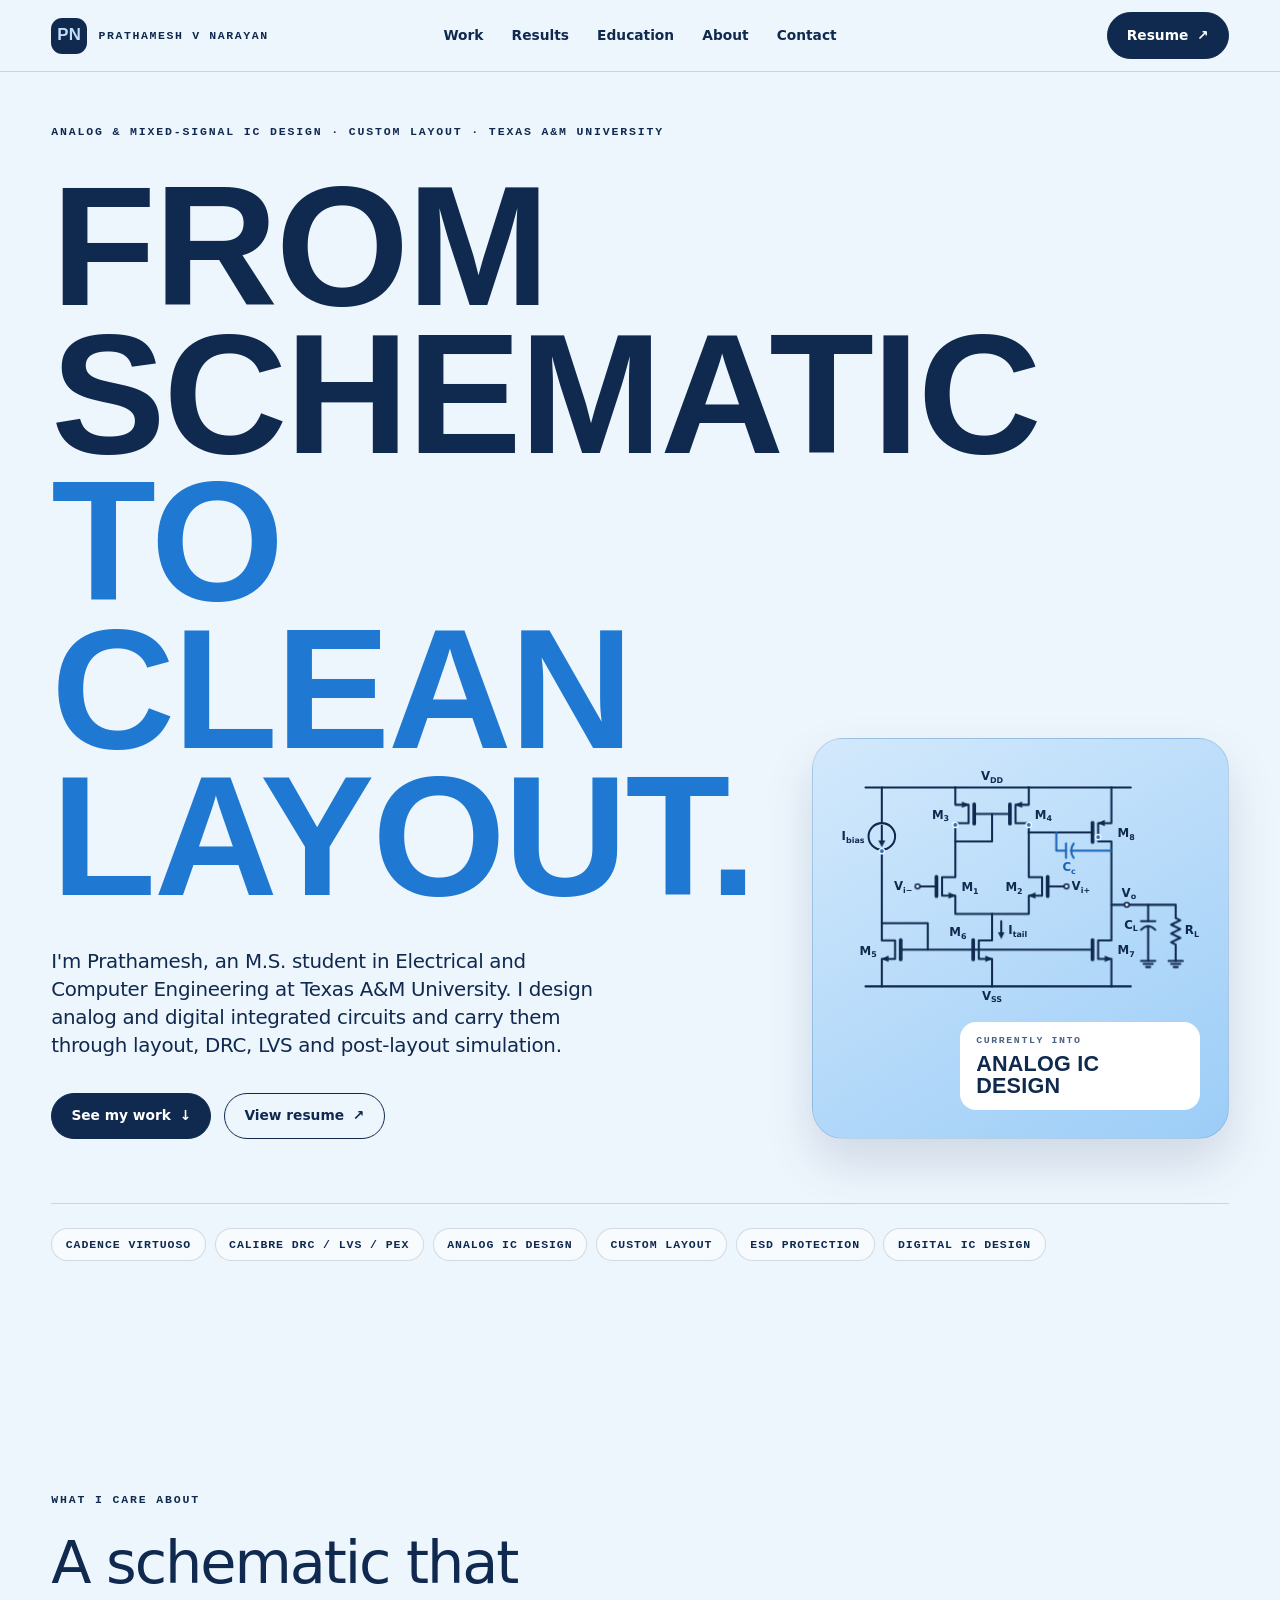
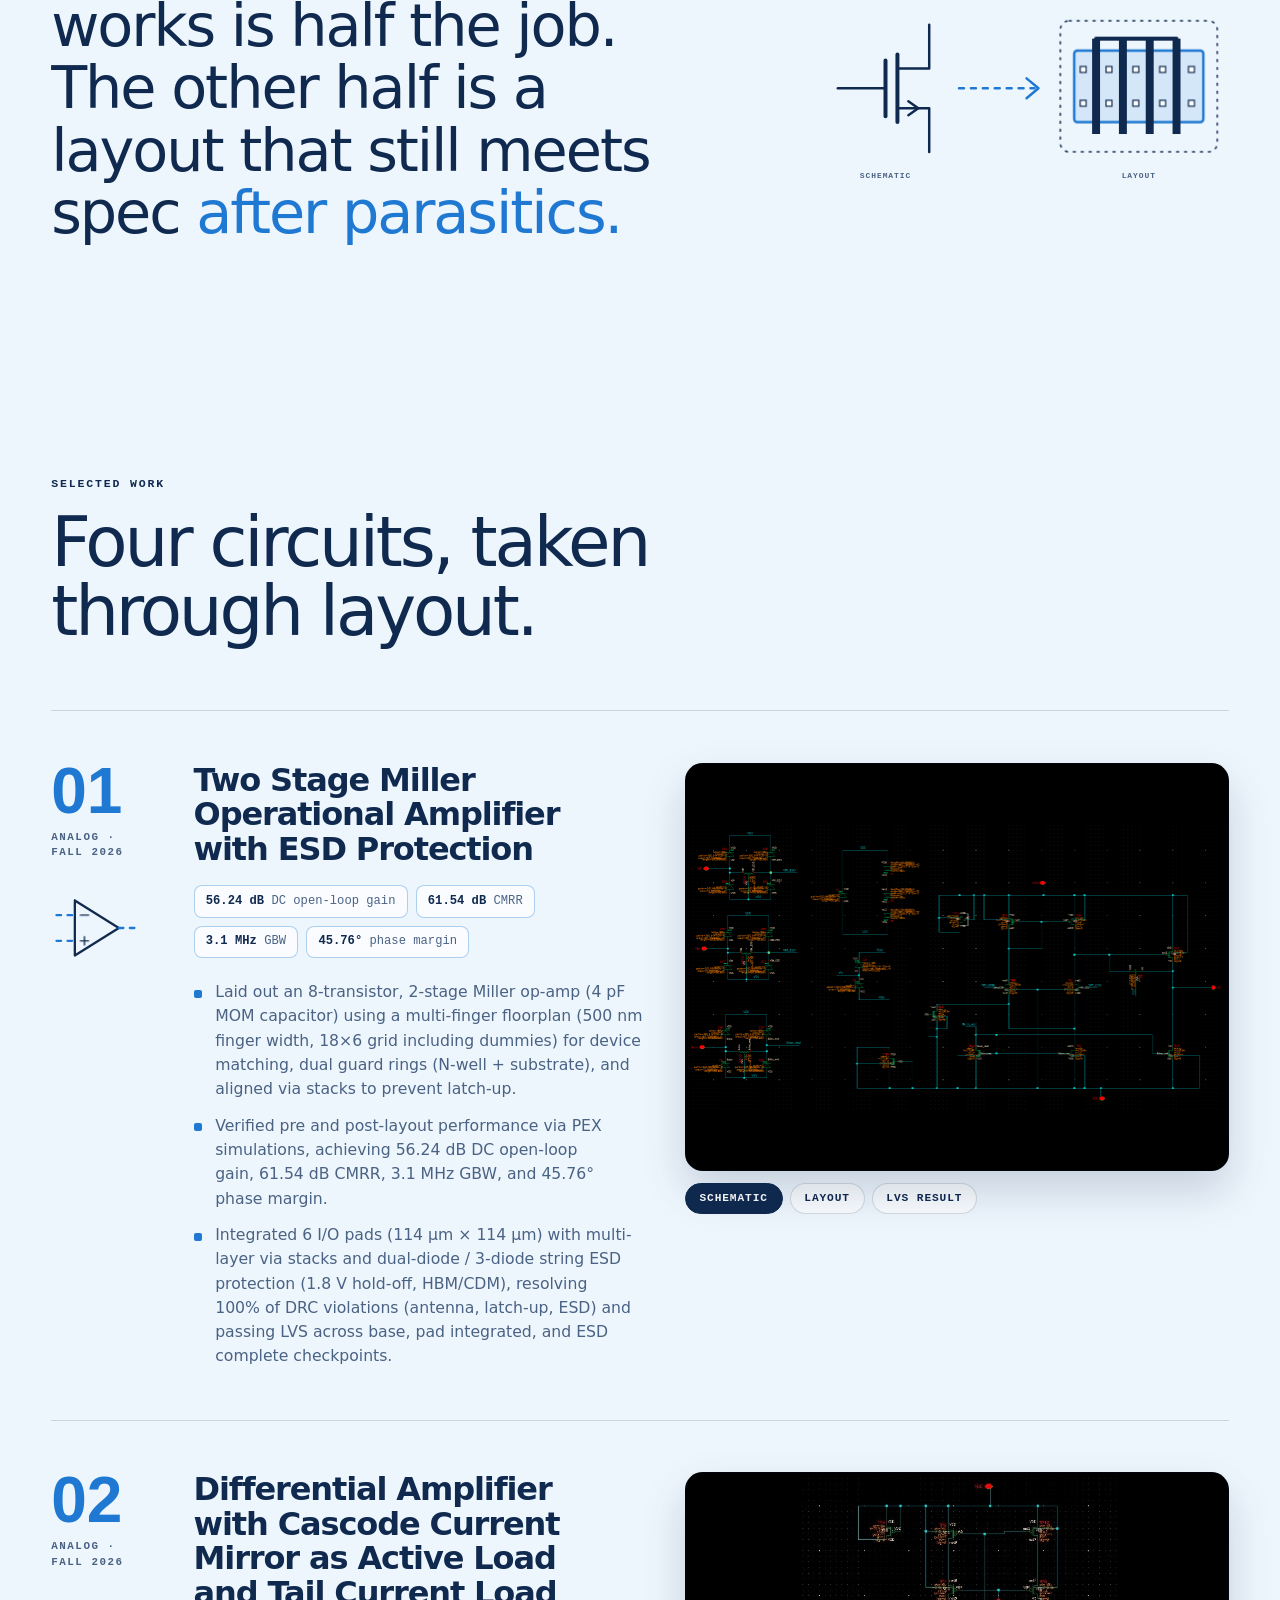
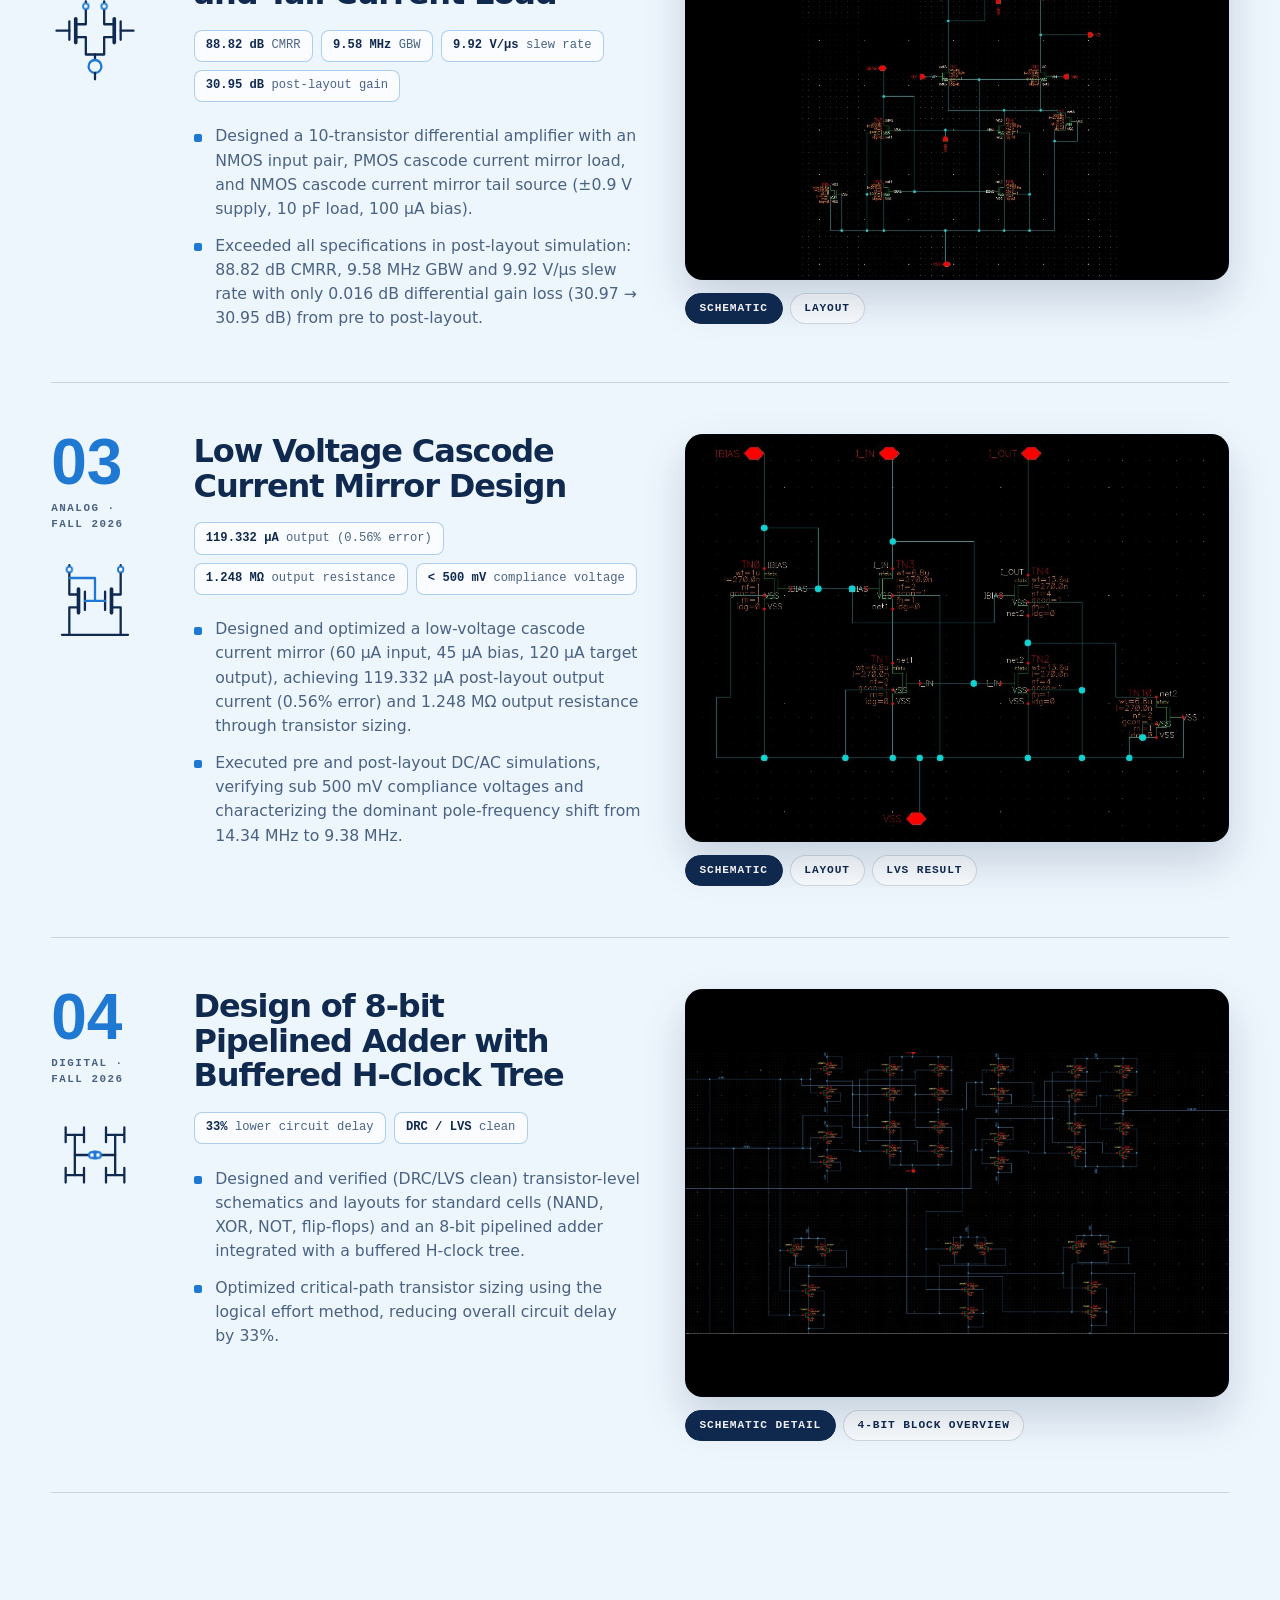
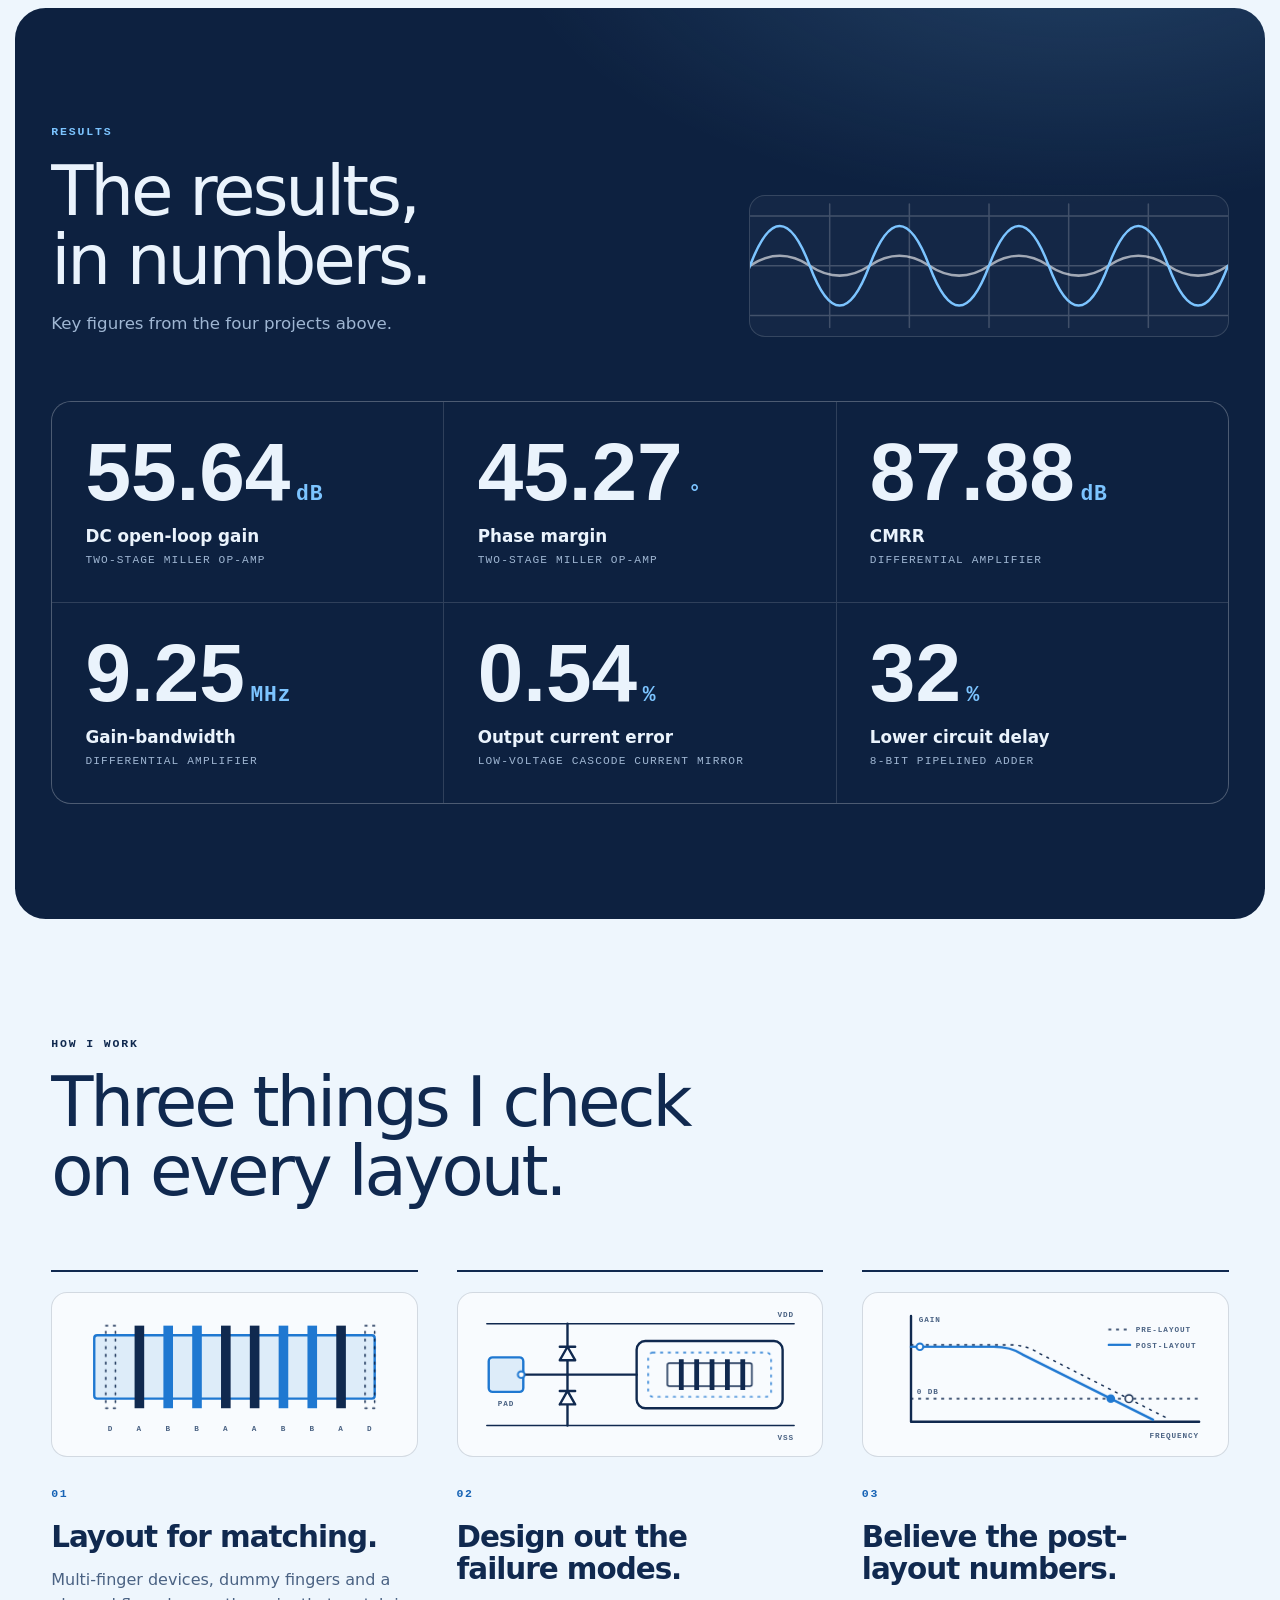
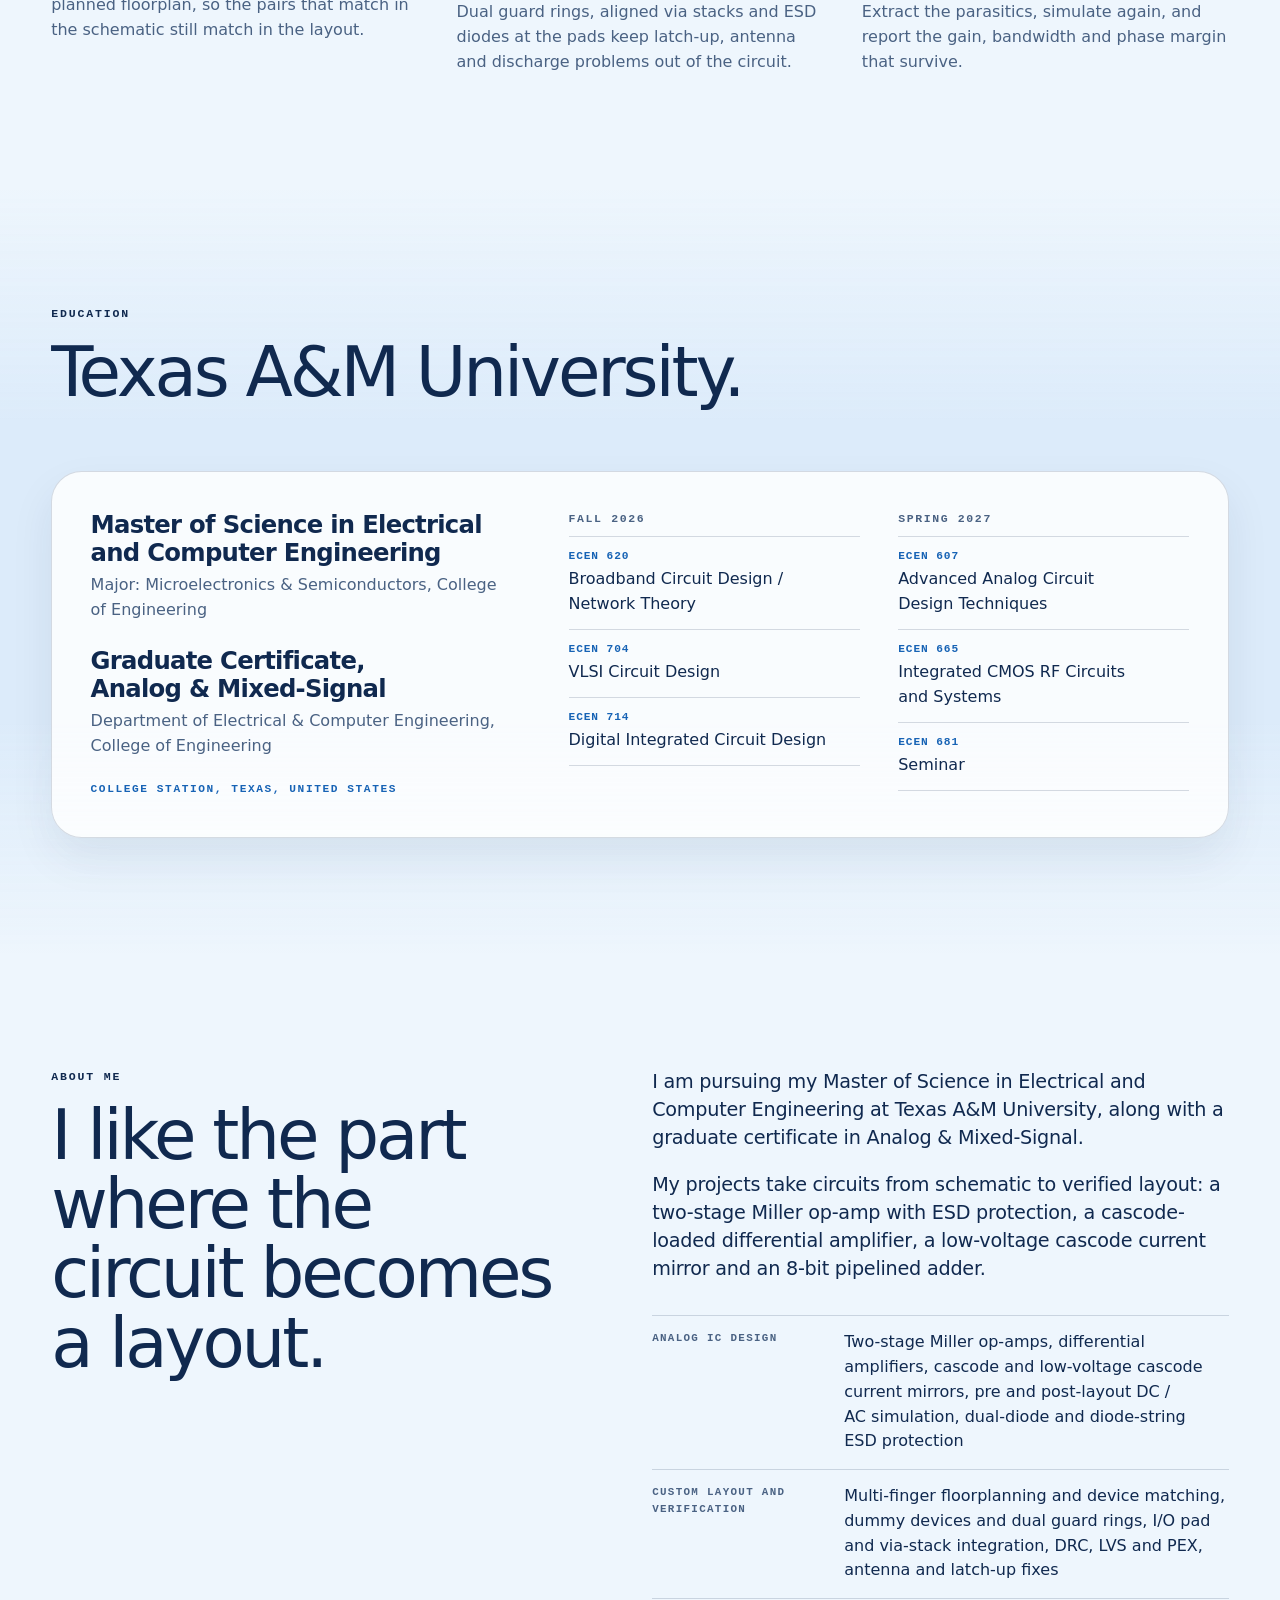
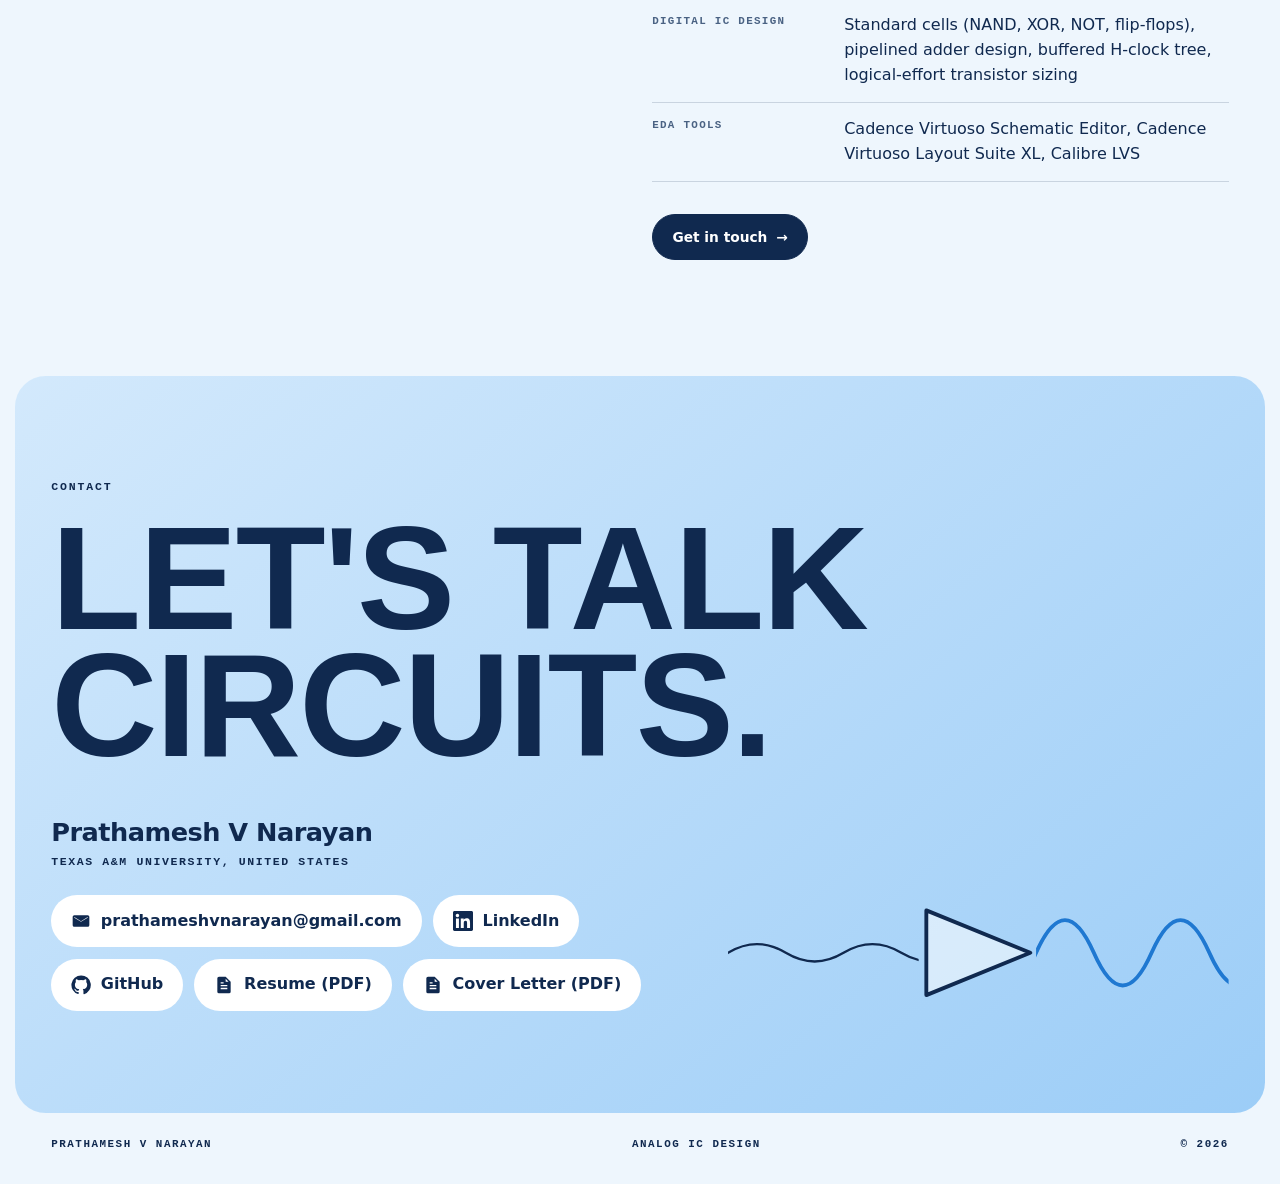
<file: Prathamesh-Portfolio/index.html>
<!doctype html>
<html lang="en">
<head>
  <meta charset="utf-8">
  <title>Prathamesh V Narayan | Analog IC Design</title>
  <link rel="canonical" href="https://aggu-1507.github.io/">
  <meta http-equiv="refresh" content="0; url=https://aggu-1507.github.io/">
  <script>window.location.replace("https://aggu-1507.github.io/" + window.location.hash);</script>
</head>
<body>
  <p>This page has moved to <a href="https://aggu-1507.github.io/">https://aggu-1507.github.io/</a>.</p>
</body>
</html>
</file>
<file: styles.css>
/* Prathamesh V Narayan: portfolio. Plain CSS, no build step. */

:root {
  /* Light blue is the main colour; dark blue is used for contrast. */
  --paper: #eef6fd;
  --paper-2: #dcebfa;
  --sky: #bfdffa;
  --ink: #10294f;
  --muted: #4a6283;
  --line: rgba(16, 41, 79, 0.16);
  --accent: #1f78d1;
  --accent-strong: #1763b5;
  --night: #0d2140;
  --night-text: #eaf3fc;
  --night-muted: #9fb6d2;
  --night-line: rgba(255, 255, 255, 0.14);
  --glow: #7cc4ff;

  --font-display: "Barlow Condensed", "Arial Narrow", "Helvetica Neue", Arial, sans-serif;
  --font-body: "DM Sans", system-ui, -apple-system, "Segoe UI", Roboto, Arial, sans-serif;
  --font-mono: "IBM Plex Mono", ui-monospace, "Cascadia Code", Consolas, monospace;

  --gutter: clamp(1.1rem, 4vw, 3.5rem);
  --edge: max(var(--gutter), calc((100vw - 92rem) / 2));
  --inset: clamp(0.5rem, 1.2vw, 1rem);
  --radius: clamp(1.25rem, 2.4vw, 2.25rem);
  --header-h: 4.5rem;
}

*,
*::before,
*::after {
  box-sizing: border-box;
}

html {
  scroll-behavior: smooth;
  -webkit-text-size-adjust: 100%;
  text-size-adjust: 100%;
}

body {
  margin: 0;
  background: var(--paper);
  color: var(--ink);
  font-family: var(--font-body);
  font-size: 1rem;
  line-height: 1.55;
  -webkit-font-smoothing: antialiased;
  text-rendering: optimizeLegibility;
  overflow-x: hidden;
}

h1,
h2,
h3,
h4,
p,
ul,
ol,
dl,
dd,
figure {
  margin: 0;
}

ul,
ol {
  padding: 0;
  list-style: none;
}

h1,
h2,
h3 {
  text-wrap: balance;
}

p,
li,
dd {
  text-wrap: pretty;
}

a {
  color: inherit;
}

img,
svg {
  display: block;
  max-width: 100%;
}

button {
  font: inherit;
}

[id] {
  scroll-margin-top: calc(var(--header-h) + 1rem);
}

::selection {
  background: var(--ink);
  color: #fff;
}

:focus-visible {
  outline: 3px solid var(--accent);
  outline-offset: 3px;
  border-radius: 4px;
}

.results :focus-visible {
  outline-color: var(--glow);
}

.visually-hidden {
  position: absolute;
  width: 1px;
  height: 1px;
  margin: -1px;
  padding: 0;
  overflow: hidden;
  clip: rect(0 0 0 0);
  white-space: nowrap;
  border: 0;
}

.skip-link {
  position: absolute;
  left: 1rem;
  top: -5rem;
  z-index: 100;
  padding: 0.6rem 1rem;
  border-radius: 0.6rem;
  background: var(--ink);
  color: #fff;
  text-decoration: none;
}

.skip-link:focus {
  top: 1rem;
}

/* Header */

.site-header {
  position: sticky;
  top: 0;
  z-index: 50;
  display: grid;
  grid-template-columns: 1fr auto 1fr;
  align-items: center;
  gap: 1rem;
  height: var(--header-h);
  padding-inline: var(--edge);
  background: rgba(238, 246, 253, 0.86);
  -webkit-backdrop-filter: blur(14px);
  backdrop-filter: blur(14px);
  border-bottom: 1px solid var(--line);
  transition: box-shadow 0.3s ease;
}

.site-header.is-scrolled {
  box-shadow: 0 8px 26px rgba(16, 41, 79, 0.1);
}

.progress {
  position: absolute;
  left: 0;
  bottom: -2px;
  width: 100%;
  height: 3px;
  background: var(--accent);
  transform: scaleX(var(--p, 0));
  transform-origin: left;
}

.brand {
  display: inline-flex;
  align-items: center;
  gap: 0.7rem;
  justify-self: start;
  text-decoration: none;
}

.brand-mark {
  display: grid;
  place-items: center;
  width: 2.25rem;
  height: 2.25rem;
  border-radius: 0.7rem;
  background: var(--ink);
  color: var(--sky);
  font: 800 1.05rem/1 var(--font-display);
  letter-spacing: 0.02em;
}

.brand-name {
  font: 600 0.72rem/1 var(--font-mono);
  letter-spacing: 0.14em;
  text-transform: uppercase;
  white-space: nowrap;
}

.site-nav {
  display: flex;
  gap: clamp(1rem, 2.2vw, 2rem);
}

.site-nav a {
  position: relative;
  padding: 0.4rem 0;
  font-size: 0.86rem;
  font-weight: 600;
  text-decoration: none;
}

.site-nav a::after {
  content: "";
  position: absolute;
  left: 0;
  right: 0;
  bottom: 0;
  height: 2px;
  background: var(--accent);
  transform: scaleX(0);
  transform-origin: left;
  transition: transform 0.25s ease;
}

.site-nav a:hover::after,
.site-nav a:focus-visible::after,
.site-nav a.is-active::after {
  transform: scaleX(1);
}

.header-actions {
  display: flex;
  align-items: center;
  gap: 0.6rem;
  justify-self: end;
}

.menu-toggle {
  display: none;
  flex-direction: column;
  justify-content: center;
  gap: 5px;
  width: 2.6rem;
  height: 2.6rem;
  padding: 0 0.6rem;
  border: 1px solid var(--line);
  border-radius: 0.7rem;
  background: transparent;
  cursor: pointer;
}

.menu-toggle span {
  display: block;
  height: 2px;
  border-radius: 2px;
  background: var(--ink);
}

.pill {
  display: inline-flex;
  align-items: center;
  gap: 0.55rem;
  padding: 0.72rem 1.2rem;
  border: 1.5px solid transparent;
  border-radius: 999px;
  font-size: 0.86rem;
  font-weight: 600;
  text-decoration: none;
  white-space: nowrap;
  transition: background-color 0.2s ease, color 0.2s ease, border-color 0.2s ease, transform 0.2s ease, box-shadow 0.2s ease;
}

.pill:hover {
  box-shadow: 0 8px 18px rgba(16, 41, 79, 0.18);
  transform: translateY(-2px);
}

.pill:active {
  transform: translateY(0);
}

.pill-dark {
  border-color: var(--ink);
  background: var(--ink);
  color: #fff;
}

.pill-dark:hover {
  border-color: var(--accent-strong);
  background: var(--accent-strong);
}

.pill-line {
  border-color: var(--ink);
  background: transparent;
  color: var(--ink);
}

.pill-line:hover {
  background: var(--ink);
  color: #fff;
}

/* Shared */

.pad {
  padding: clamp(4rem, 9vw, 8.5rem) var(--edge);
}

.eyebrow {
  font: 600 0.72rem/1.5 var(--font-mono);
  letter-spacing: 0.16em;
  text-transform: uppercase;
}

.display {
  font-family: var(--font-display);
  font-weight: 800;
  line-height: 0.86;
  letter-spacing: -0.012em;
  text-transform: uppercase;
}

.display .line {
  display: block;
}

.display .accent {
  color: var(--accent);
}

.section-head {
  display: grid;
  gap: 1rem;
  margin-bottom: clamp(2rem, 5vw, 4.5rem);
}

.section-title {
  max-width: 15em;
  font-size: clamp(2.3rem, 5.4vw, 5.6rem);
  font-weight: 500;
  line-height: 1;
  letter-spacing: -0.045em;
}

/* Hero */

.hero {
  padding-top: clamp(2rem, 4vw, 3.5rem);
}

.hero-grid {
  display: grid;
  grid-template-columns: minmax(0, 1.7fr) minmax(15rem, 1fr);
  align-items: end;
  gap: clamp(1.5rem, 4vw, 4rem);
  margin-top: clamp(1.25rem, 2.5vw, 2rem);
}

.hero h1 {
  font-size: clamp(4.2rem, min(13.4vw, 20vh), 13rem);
}

.lede {
  max-width: 35rem;
  margin-top: clamp(1.5rem, 3vw, 2.5rem);
  font-size: clamp(1.1rem, 1.55vw, 1.5rem);
  line-height: 1.4;
  letter-spacing: -0.015em;
}

.hero-actions {
  display: flex;
  flex-wrap: wrap;
  gap: 0.8rem;
  margin-top: clamp(1.5rem, 2.6vw, 2.2rem);
}

.hero-card {
  display: flex;
  flex-direction: column;
  justify-content: space-between;
  gap: 1rem;
  padding: clamp(1.1rem, 2.2vw, 1.75rem);
  border: 1px solid rgba(16, 41, 79, 0.12);
  border-radius: var(--radius);
  background: linear-gradient(150deg, #d3e9fc 0%, #9ccdf7 100%);
  box-shadow: 0 24px 50px rgba(16, 41, 79, 0.14);
  overflow: hidden;
}

@keyframes draw {
  to {
    stroke-dashoffset: 0;
  }
}

@keyframes grow {
  to {
    transform: scaleY(1);
  }
}

@keyframes appear {
  to {
    opacity: 1;
  }
}

@keyframes emphasis {
  0%,
  45%,
  100% {
    opacity: 1;
  }
  22% {
    opacity: 0.3;
  }
}

/* Line-art illustrations: they draw themselves when scrolled into view */

.art {
  display: block;
  width: 100%;
  height: auto;
}

.art .k,
.art .a {
  fill: none;
  stroke-width: 2.5;
  stroke-linecap: round;
  stroke-linejoin: round;
}

.art .k {
  stroke: var(--ink);
}

.art .a {
  stroke: var(--accent);
}

.art .thin {
  stroke-width: 1.5;
}

.art .thick {
  stroke-width: 4;
}

.art .dash {
  stroke-dasharray: 2 6;
}

.art .soft {
  fill: rgba(31, 120, 209, 0.12);
}

.art .tri {
  fill: rgba(255, 255, 255, 0.55);
}

.art .mark {
  fill: #fff;
}

.art .fk {
  fill: var(--ink);
}

.art .fa {
  fill: var(--accent);
}

.art .contacts rect {
  fill: #fff;
  stroke: var(--ink);
  stroke-width: 1.2;
}

.art .dot {
  fill: #fff;
  stroke: var(--accent);
  stroke-width: 2;
}

.art-label {
  fill: var(--muted);
  font: 600 8px/1 var(--font-mono);
  letter-spacing: 0.12em;
  text-transform: uppercase;
}

.art .flow {
  stroke-dasharray: 5 7;
  animation: flow 1.1s linear infinite;
}

.art .wave-move {
  animation: slide 3s linear infinite;
}

.art .runner {
  opacity: 0;
}

html:not(.js) .art .runner {
  opacity: 1;
}

.js .art .draw {
  stroke-dasharray: 1 2;
  stroke-dashoffset: 1;
}

.js .art .fade {
  opacity: 0;
}

.js .art .pop {
  opacity: 0;
  transform: scale(0.3);
  transform-box: fill-box;
  transform-origin: center;
}

.js .art .grow {
  transform: scaleY(0);
  transform-box: fill-box;
  transform-origin: 50% 100%;
}

.js .art.is-in .draw {
  animation: draw 1.1s ease var(--d, 0s) forwards;
}

.js .art.is-in .fade {
  animation: appear 0.6s ease var(--d, 0s) forwards;
}

.js .art.is-in .pop {
  animation: pop-in 0.45s cubic-bezier(0.2, 1.5, 0.4, 1) var(--d, 0s) forwards;
}

.js .art.is-in .grow {
  animation: grow 0.5s cubic-bezier(0.2, 0.8, 0.2, 1) var(--d, 0s) forwards;
}

.js .art.is-in .grow.grp-a {
  animation:
    grow 0.5s cubic-bezier(0.2, 0.8, 0.2, 1) var(--d, 0s) forwards,
    emphasis 4s ease-in-out 2.4s infinite;
}

.js .art.is-in .grow.grp-b {
  animation:
    grow 0.5s cubic-bezier(0.2, 0.8, 0.2, 1) var(--d, 0s) forwards,
    emphasis 4s ease-in-out 4.4s infinite;
}

.js .art.is-in .runner {
  animation: appear 0.4s ease 1.6s forwards;
}

.js .art:not(.is-live) * {
  animation-play-state: paused;
}

@keyframes flow {
  to {
    stroke-dashoffset: -24;
  }
}

@keyframes slide {
  to {
    transform: translateX(120px);
  }
}

@keyframes pop-in {
  to {
    opacity: 1;
    transform: scale(1);
  }
}

/* Hero schematic: the two-stage Miller op-amp */

.opamp .k,
.opamp .a {
  stroke-width: 2;
}

.opamp .a {
  stroke: var(--accent-strong);
}

.opamp .thick {
  stroke-width: 3.6;
}

.opamp .mark {
  stroke: var(--ink);
  stroke-width: 1.6;
}

.opamp .dot {
  fill: var(--accent);
  stroke: #fff;
  stroke-width: 1.3;
}

.sch-label {
  fill: var(--ink);
  font: 600 11.5px/1 var(--font-body);
}

.sch-label .sub {
  font-size: 7.8px;
}

.sch-label.accent {
  fill: var(--accent-strong);
}

.js .opamp.is-in .runner {
  animation-delay: 4.2s;
}

.hero-tag {
  display: grid;
  gap: 0.3rem;
  align-self: flex-end;
  max-width: 15rem;
  padding: 0.85rem 1rem;
  border-radius: 1rem;
  background: #fff;
  color: var(--ink);
}

.hero-tag-label {
  font: 600 0.62rem/1.3 var(--font-mono);
  letter-spacing: 0.16em;
  text-transform: uppercase;
  color: var(--muted);
}

.hero-tag-value {
  font: 800 1.35rem/1 var(--font-display);
  letter-spacing: 0.01em;
  text-transform: uppercase;
}

.strip {
  display: flex;
  flex-wrap: wrap;
  gap: 0.55rem;
  margin-top: clamp(2.5rem, 5vw, 4.5rem);
  padding-top: 1.5rem;
  border-top: 1px solid var(--line);
}

.strip li {
  padding: 0.6rem 0.85rem;
  border: 1px solid var(--line);
  border-radius: 999px;
  background: rgba(255, 255, 255, 0.55);
  font: 600 0.72rem/1 var(--font-mono);
  letter-spacing: 0.08em;
  text-transform: uppercase;
}

/* Entrance animation for the first screen */

.js .hero h1 .line,
.js .hero .lede,
.js .hero .hero-actions,
.js .hero .hero-card,
.js .hero .strip {
  opacity: 0;
  transform: translateY(1.6rem);
  animation: rise 0.9s cubic-bezier(0.2, 0.8, 0.2, 1) forwards;
}

.js .hero h1 .line:nth-child(1) {
  animation-delay: 0.05s;
}

.js .hero h1 .line:nth-child(2) {
  animation-delay: 0.14s;
}

.js .hero h1 .line:nth-child(3) {
  animation-delay: 0.23s;
}

.js .hero h1 .line:nth-child(4) {
  animation-delay: 0.32s;
}

.js .hero .lede {
  animation-delay: 0.5s;
}

.js .hero .hero-actions {
  animation-delay: 0.6s;
}

.js .hero .hero-card {
  animation-delay: 0.3s;
}

.js .hero .strip {
  animation-delay: 0.75s;
}

@keyframes rise {
  to {
    opacity: 1;
    transform: none;
  }
}

/* Statement */

.statement-grid {
  display: grid;
  grid-template-columns: minmax(0, 1.7fr) minmax(14rem, 1fr);
  align-items: center;
  gap: clamp(1.5rem, 4vw, 4rem);
  margin-top: 1.5rem;
}

.statement-art {
  max-width: 30rem;
  justify-self: end;
}

.statement-text {
  max-width: 19em;
  font-size: clamp(1.9rem, 4.6vw, 4.6rem);
  font-weight: 500;
  line-height: 1.06;
  letter-spacing: -0.035em;
  text-wrap: balance;
}

.statement-text em {
  font-style: normal;
  color: var(--accent);
}

/* Work */

.project {
  display: grid;
  grid-template-columns: 6.5rem minmax(0, 1fr) minmax(20rem, 34rem);
  align-items: start;
  gap: clamp(1.25rem, 3vw, 3.5rem);
  padding-block: clamp(2rem, 4vw, 3.75rem);
  border-top: 1px solid var(--line);
}

.project:last-of-type {
  border-bottom: 1px solid var(--line);
}

.project-meta {
  display: grid;
  gap: 0.6rem;
}

.project-num {
  font: 800 clamp(3rem, 5vw, 4.5rem)/0.9 var(--font-display);
  color: var(--accent);
}

.project-kind {
  font: 600 0.68rem/1.4 var(--font-mono);
  letter-spacing: 0.14em;
  text-transform: uppercase;
  color: var(--muted);
}

.glyph {
  width: 5.5rem;
  margin-top: 0.9rem;
}

.project h3 {
  font-size: clamp(1.5rem, 2.5vw, 2.3rem);
  font-weight: 600;
  line-height: 1.08;
  letter-spacing: -0.035em;
}

.metrics {
  display: flex;
  flex-wrap: wrap;
  gap: 0.5rem;
  margin-top: 1.2rem;
}

.metrics li {
  padding: 0.45rem 0.7rem;
  border: 1px solid rgba(31, 120, 209, 0.35);
  border-radius: 0.5rem;
  background: rgba(255, 255, 255, 0.7);
  font: 500 0.76rem/1.3 var(--font-mono);
  color: var(--muted);
}

.metrics strong {
  color: var(--ink);
  font-weight: 600;
}

.points {
  display: grid;
  gap: 0.75rem;
  margin-top: 1.4rem;
  color: var(--muted);
  font-size: clamp(0.98rem, 1.15vw, 1.08rem);
}

.points li {
  position: relative;
  padding-left: 1.35rem;
}

.points li::before {
  content: "";
  position: absolute;
  left: 0;
  top: 0.62em;
  width: 0.5rem;
  height: 0.5rem;
  border-radius: 2px;
  background: var(--accent);
}

/* Figure viewer inside each project */

.viewer {
  display: grid;
  gap: 0.8rem;
}

.viewer-stage {
  position: relative;
  border: 1px solid var(--line);
  border-radius: 1.1rem;
  background: #000;
  box-shadow: 0 20px 44px rgba(16, 41, 79, 0.18);
  overflow: hidden;
}

.js .viewer-stage {
  aspect-ratio: 4 / 3;
}

.slide {
  display: block;
  background: #000;
  cursor: zoom-in;
}

.slide img {
  width: 100%;
  height: auto;
  transition: transform 0.5s ease;
}

.slide-light {
  padding: 1rem;
  background: #fff;
}

.js .slide {
  position: absolute;
  inset: 0;
  padding: 0;
  opacity: 0;
  visibility: hidden;
  transition: opacity 0.45s ease, visibility 0.45s;
}

.js .slide.is-active {
  opacity: 1;
  visibility: visible;
}

.js .slide img {
  position: absolute;
  inset: 0;
  width: 100%;
  height: 100%;
  object-fit: contain;
}

.js .slide-light img {
  inset: 1rem;
  width: calc(100% - 2rem);
  height: calc(100% - 2rem);
}

.js .viewer-stage:hover .slide.is-active img {
  transform: scale(1.03);
}

.js .viewer-stage::after {
  content: "Click to enlarge";
  position: absolute;
  right: 0.7rem;
  bottom: 0.7rem;
  padding: 0.35rem 0.6rem;
  border-radius: 999px;
  background: rgba(16, 41, 79, 0.82);
  color: #fff;
  font: 600 0.6rem/1 var(--font-mono);
  letter-spacing: 0.1em;
  text-transform: uppercase;
  opacity: 0;
  pointer-events: none;
  transition: opacity 0.25s ease;
}

.js .viewer-stage:hover::after {
  opacity: 1;
}

.viewer-tabs {
  display: none;
  flex-wrap: wrap;
  gap: 0.45rem;
}

.js .viewer-tabs {
  display: flex;
}

.viewer-tab {
  padding: 0.55rem 0.85rem;
  border: 1px solid var(--line);
  border-radius: 999px;
  background: rgba(255, 255, 255, 0.65);
  color: var(--ink);
  font: 600 0.7rem/1 var(--font-mono);
  letter-spacing: 0.08em;
  text-transform: uppercase;
  cursor: pointer;
  transition: background-color 0.2s ease, color 0.2s ease, border-color 0.2s ease;
}

.viewer-tab:hover {
  border-color: var(--ink);
}

.viewer-tab.is-active {
  border-color: var(--ink);
  background: var(--ink);
  color: #fff;
}

/* Results */

.results {
  margin-inline: var(--inset);
  border-radius: var(--radius);
  background:
    radial-gradient(60rem 30rem at 85% -10%, rgba(124, 196, 255, 0.2), transparent 60%),
    var(--night);
  color: var(--night-text);
}

.results-inner {
  padding-inline: calc(var(--edge) - var(--inset));
}

.results .eyebrow {
  color: var(--glow);
}

.results-lede {
  max-width: 38rem;
  font-size: clamp(1rem, 1.3vw, 1.2rem);
  color: var(--night-muted);
}

.results-head {
  display: grid;
  grid-template-columns: minmax(0, 1fr) minmax(16rem, 30rem);
  align-items: end;
  gap: clamp(1.5rem, 4vw, 4rem);
  margin-bottom: clamp(2rem, 5vw, 4.5rem);
}

.results-head .section-head {
  margin-bottom: 0;
}

.scope {
  border: 1px solid var(--night-line);
  border-radius: 1rem;
  background: rgba(255, 255, 255, 0.03);
}

.results .art .k {
  stroke: rgba(255, 255, 255, 0.2);
}

.results .art .in-wave {
  stroke: rgba(255, 255, 255, 0.6);
}

.results .art .a {
  stroke: var(--glow);
}

.stats {
  display: grid;
  grid-template-columns: repeat(3, minmax(0, 1fr));
  gap: 1px;
  border: 1px solid var(--night-line);
  border-radius: 1.25rem;
  background: var(--night-line);
  overflow: hidden;
}

.stat {
  padding: clamp(1.25rem, 2.6vw, 2.25rem);
  background: var(--night);
}

.stat-value {
  display: flex;
  align-items: baseline;
  gap: 0.35rem;
  font: 800 clamp(3rem, 6.4vw, 6rem)/0.9 var(--font-display);
  font-variant-numeric: tabular-nums;
}

.stat-unit {
  font: 600 0.26em/1 var(--font-mono);
  letter-spacing: 0.04em;
  color: var(--glow);
}

.stat-label {
  margin-top: 0.9rem;
  font-size: 1.05rem;
  font-weight: 600;
}

.stat-source {
  margin-top: 0.25rem;
  font: 500 0.7rem/1.4 var(--font-mono);
  letter-spacing: 0.1em;
  text-transform: uppercase;
  color: var(--night-muted);
}

/* Approach */

.rules {
  display: grid;
  grid-template-columns: repeat(3, minmax(0, 1fr));
  gap: clamp(1.5rem, 3vw, 3rem);
}

.rule {
  padding-top: 1.25rem;
  border-top: 2px solid var(--ink);
}

.rule-art {
  margin-bottom: 1.4rem;
  padding: 0.6rem;
  border: 1px solid var(--line);
  border-radius: 1rem;
  background: rgba(255, 255, 255, 0.6);
}

.rule-num {
  font: 600 0.72rem/1 var(--font-mono);
  letter-spacing: 0.14em;
  color: var(--accent-strong);
}

.rule h3 {
  margin-top: 1.1rem;
  font-size: clamp(1.4rem, 2.3vw, 2.1rem);
  font-weight: 600;
  line-height: 1.08;
  letter-spacing: -0.035em;
}

.rule p {
  margin-top: 0.9rem;
  font-size: clamp(1rem, 1.2vw, 1.1rem);
  color: var(--muted);
}

/* Education */

.education {
  background: linear-gradient(180deg, transparent, var(--paper-2) 30%, var(--paper-2) 70%, transparent);
}

.edu-grid {
  display: grid;
  grid-template-columns: minmax(0, 1fr) minmax(0, 1.5fr);
  gap: clamp(2rem, 5vw, 5rem);
  padding: clamp(1.5rem, 3vw, 2.75rem);
  border: 1px solid var(--line);
  border-radius: var(--radius);
  background: rgba(255, 255, 255, 0.82);
  box-shadow: 0 20px 44px rgba(16, 41, 79, 0.08);
}

.edu-programs {
  display: grid;
  align-content: start;
  gap: 1.5rem;
}

.edu-programs h3 {
  font-size: clamp(1.25rem, 1.9vw, 1.7rem);
  font-weight: 600;
  line-height: 1.15;
  letter-spacing: -0.03em;
}

.edu-programs p {
  margin-top: 0.4rem;
  color: var(--muted);
}

.edu-programs .edu-place {
  margin-top: 0;
  font: 600 0.7rem/1.4 var(--font-mono);
  letter-spacing: 0.14em;
  text-transform: uppercase;
  color: var(--accent-strong);
}

.edu-courses {
  display: grid;
  grid-template-columns: repeat(2, minmax(0, 1fr));
  gap: clamp(1.25rem, 3vw, 2.5rem);
}

.edu-courses h4 {
  font: 600 0.72rem/1.4 var(--font-mono);
  letter-spacing: 0.14em;
  text-transform: uppercase;
  color: var(--muted);
}

.edu-courses ul {
  margin-top: 0.6rem;
  border-bottom: 1px solid var(--line);
}

.edu-courses li {
  display: grid;
  gap: 0.15rem;
  padding: 0.75rem 0;
  border-top: 1px solid var(--line);
  font-weight: 500;
}

.edu-courses li span {
  font: 600 0.7rem/1.4 var(--font-mono);
  letter-spacing: 0.08em;
  color: var(--accent-strong);
}

/* About */

.about-grid {
  display: grid;
  grid-template-columns: minmax(0, 1fr) minmax(0, 1.1fr);
  align-items: start;
  gap: clamp(2rem, 6vw, 6rem);
}

.about-head {
  display: grid;
  gap: 1rem;
}

.about-copy {
  display: grid;
  justify-items: start;
  gap: 1.25rem;
}

.about-copy > p {
  font-size: clamp(1.05rem, 1.5vw, 1.35rem);
  line-height: 1.45;
  letter-spacing: -0.012em;
}

.toolbox {
  width: 100%;
  margin-block: 0.75rem;
  border-bottom: 1px solid var(--line);
}

.toolbox > div {
  display: grid;
  grid-template-columns: 11rem minmax(0, 1fr);
  gap: 1rem;
  padding: 0.9rem 0;
  border-top: 1px solid var(--line);
}

.toolbox dt {
  font: 600 0.68rem/1.6 var(--font-mono);
  letter-spacing: 0.12em;
  text-transform: uppercase;
  color: var(--muted);
}

.toolbox dd {
  font-weight: 500;
}

/* Contact */

.contact {
  margin-inline: var(--inset);
  padding: clamp(3rem, 8vw, 7rem) calc(var(--edge) - var(--inset));
  border-radius: var(--radius);
  background: linear-gradient(140deg, #d3e9fc 0%, #9ccdf7 100%);
  color: var(--ink);
}

.contact-title {
  max-width: 8em;
  margin-top: 1.25rem;
  font-size: clamp(3.4rem, 11.5vw, 11rem);
}

.contact-grid {
  display: grid;
  grid-template-columns: minmax(0, 1.25fr) minmax(16rem, 1fr);
  align-items: end;
  gap: clamp(1.5rem, 4vw, 4rem);
  margin-top: clamp(1.75rem, 3.5vw, 3rem);
}

.amp-art {
  max-width: 34rem;
  justify-self: end;
}

.contact-name {
  font-size: clamp(1.3rem, 2vw, 1.7rem);
  font-weight: 600;
  letter-spacing: -0.02em;
}

.contact-place {
  font: 600 0.72rem/1.6 var(--font-mono);
  letter-spacing: 0.14em;
  text-transform: uppercase;
}

.contact-links {
  display: flex;
  flex-wrap: wrap;
  gap: 0.7rem;
  margin-top: 1.5rem;
}

.contact-link {
  display: inline-flex;
  align-items: center;
  gap: 0.6rem;
  padding: 0.85rem 1.25rem;
  border-radius: 999px;
  background: #fff;
  color: var(--ink);
  font-weight: 600;
  text-decoration: none;
  transition: background-color 0.2s ease, color 0.2s ease, transform 0.2s ease, box-shadow 0.2s ease;
}

.contact-link:hover {
  background: var(--ink);
  box-shadow: 0 10px 22px rgba(16, 41, 79, 0.25);
  color: #fff;
  transform: translateY(-2px);
}

/* Footer */

.site-footer {
  display: flex;
  flex-wrap: wrap;
  justify-content: space-between;
  gap: 0.75rem 2rem;
  padding: 1.5rem var(--edge) 2rem;
  font: 600 0.68rem/1.4 var(--font-mono);
  letter-spacing: 0.14em;
  text-transform: uppercase;
}

/* Enlarged figure */

.lightbox {
  max-width: 96vw;
  max-height: 96vh;
  padding: 0;
  border: 0;
  background: transparent;
  overflow: visible;
}

.lightbox::backdrop {
  background: rgba(6, 14, 28, 0.9);
}

.lightbox[open] figure {
  animation: pop 0.25s ease;
}

@keyframes pop {
  from {
    opacity: 0;
    transform: scale(0.97);
  }
}

.lightbox figure {
  display: grid;
  justify-items: center;
  gap: 0.7rem;
}

.lightbox img {
  width: auto;
  height: auto;
  max-width: 94vw;
  max-height: 84vh;
  border-radius: 8px;
  background: #000;
}

.lightbox figcaption {
  color: #fff;
  font-size: 0.95rem;
  text-align: center;
}

.lightbox-close {
  position: fixed;
  top: 1rem;
  right: 1rem;
  width: 2.75rem;
  height: 2.75rem;
  border: 0;
  border-radius: 50%;
  background: #fff;
  color: var(--ink);
  font-size: 1.7rem;
  line-height: 1;
  cursor: pointer;
}

/* Cursor effects: added by script.js for mouse and trackpad only */

main,
.site-footer {
  position: relative;
  z-index: 1;
}

.cursor-ring,
.cursor-dot,
.cursor-glow {
  position: fixed;
  top: 0;
  left: 0;
  border-radius: 50%;
  opacity: 0;
  pointer-events: none;
  will-change: transform;
}

.cursor-ring {
  z-index: 90;
  width: 2.4rem;
  height: 2.4rem;
  border: 1.5px solid var(--accent);
  transition: opacity 0.3s ease, background-color 0.25s ease, border-color 0.25s ease;
}

.cursor-dot {
  z-index: 90;
  width: 0.4rem;
  height: 0.4rem;
  background: var(--accent);
  transition: opacity 0.3s ease, background-color 0.25s ease;
}

.cursor-glow {
  z-index: 0;
  width: 34rem;
  height: 34rem;
  background: radial-gradient(circle, rgba(31, 120, 209, 0.17), rgba(31, 120, 209, 0) 62%);
  transition: opacity 0.6s ease;
}

.has-cursor .cursor-ring {
  opacity: 0.8;
}

.has-cursor .cursor-dot,
.has-cursor .cursor-glow {
  opacity: 1;
}

.cursor-ring.is-active {
  background: rgba(31, 120, 209, 0.12);
}

.cursor-ring.on-dark {
  border-color: var(--glow);
}

.cursor-ring.on-dark.is-active {
  background: rgba(124, 196, 255, 0.16);
}

.cursor-dot.on-dark {
  background: var(--glow);
}

/* Spotlight that follows the pointer over a few surfaces */

.hero-card,
.results,
.contact {
  position: relative;
}

.results {
  overflow: hidden;
}

.hero-card::before,
.results::before,
.contact::before {
  content: "";
  position: absolute;
  inset: 0;
  border-radius: inherit;
  background: radial-gradient(20rem circle at var(--mx, 50%) var(--my, 50%), rgba(255, 255, 255, 0.55), transparent 65%);
  opacity: 0;
  pointer-events: none;
  transition: opacity 0.4s ease;
}

.results::before {
  background: radial-gradient(26rem circle at var(--mx, 50%) var(--my, 50%), rgba(124, 196, 255, 0.2), transparent 65%);
}

.hero-card.is-lit::before,
.results.is-lit::before,
.contact.is-lit::before {
  opacity: 1;
}

.hero-card > *,
.results-inner,
.contact > * {
  position: relative;
  z-index: 1;
}

/* Once its entrance has finished, the hero card leans toward the pointer */

.js .hero .hero-card.is-settled {
  opacity: 1;
  animation: none;
  transform: perspective(60rem) rotateX(var(--rx, 0deg)) rotateY(var(--ry, 0deg));
  transition: transform 0.3s ease-out;
}

/* Ripple where a touch screen is tapped */

.tap-ripple {
  position: fixed;
  z-index: 90;
  width: 4.5rem;
  height: 4.5rem;
  margin: -2.25rem 0 0 -2.25rem;
  border: 2px solid var(--accent);
  border-radius: 50%;
  pointer-events: none;
  animation: ripple 0.6s ease-out forwards;
}

.tap-ripple.on-dark {
  border-color: var(--glow);
}

@keyframes ripple {
  from {
    opacity: 0.7;
    transform: scale(0.2);
  }
  to {
    opacity: 0;
    transform: scale(1);
  }
}

/* Scroll reveal: only when JavaScript is running */

.js .reveal {
  opacity: 0;
  transform: translateY(1.75rem);
  transition: opacity 0.8s ease, transform 0.9s cubic-bezier(0.2, 0.7, 0.2, 1);
  transition-delay: calc(var(--i, 0) * 90ms);
}

.js .reveal.is-in {
  opacity: 1;
  transform: none;
}

/* Smaller screens */

@media (max-width: 1000px) {
  .hero-grid,
  .statement-grid,
  .project,
  .results-head,
  .rules,
  .edu-grid,
  .about-grid,
  .contact-grid {
    grid-template-columns: minmax(0, 1fr);
  }

  .hero-card {
    max-width: 30rem;
  }

  .statement-art,
  .amp-art {
    max-width: 26rem;
    justify-self: start;
  }

  .project-meta {
    grid-template-columns: auto minmax(0, 1fr) auto;
    align-items: center;
    gap: 1rem;
  }

  .glyph {
    width: 3.75rem;
    margin-top: 0;
  }

  .rule-art {
    max-width: 30rem;
  }

  .viewer {
    max-width: 36rem;
  }

  .stats {
    grid-template-columns: repeat(2, minmax(0, 1fr));
  }
}

@media (max-width: 900px) {
  .site-header {
    grid-template-columns: 1fr auto;
  }

  .menu-toggle {
    display: inline-flex;
  }

  .site-nav {
    position: absolute;
    top: 100%;
    left: 0;
    right: 0;
    flex-direction: column;
    align-items: center;
    gap: 0;
    max-height: 0;
    border-bottom: 1px solid var(--line);
    background: rgba(238, 246, 253, 0.98);
    box-shadow: 0 14px 24px rgba(16, 41, 79, 0.12);
    overflow: hidden;
    visibility: hidden;
    transition: max-height 0.4s ease, visibility 0.4s;
  }

  .site-nav.is-open {
    max-height: 24rem;
    visibility: visible;
  }

  .site-nav a {
    margin: 0.55rem 0;
    font-size: 1rem;
  }
}

@media (max-width: 560px) {
  .brand-name {
    display: none;
  }

  .edu-courses {
    grid-template-columns: minmax(0, 1fr);
  }

  .toolbox > div {
    grid-template-columns: minmax(0, 1fr);
    gap: 0.2rem;
  }

  .contact-link {
    padding: 0.8rem 1.05rem;
    font-size: 0.95rem;
  }
}

@media (prefers-reduced-motion: reduce) {
  html {
    scroll-behavior: auto;
  }

  *,
  *::before,
  *::after {
    animation: none !important;
    transition-duration: 0.001ms !important;
  }

  .js .hero h1 .line,
  .js .hero .lede,
  .js .hero .hero-actions,
  .js .hero .hero-card,
  .js .hero .strip,
  .js .reveal {
    opacity: 1;
    transform: none;
  }

  .js .art .draw {
    stroke-dashoffset: 0;
  }

  .js .art .grow {
    transform: none;
  }

  .js .art .fade,
  .js .art .pop {
    opacity: 1;
    transform: none;
  }

  .art .runner {
    display: none;
  }
}
</file>
